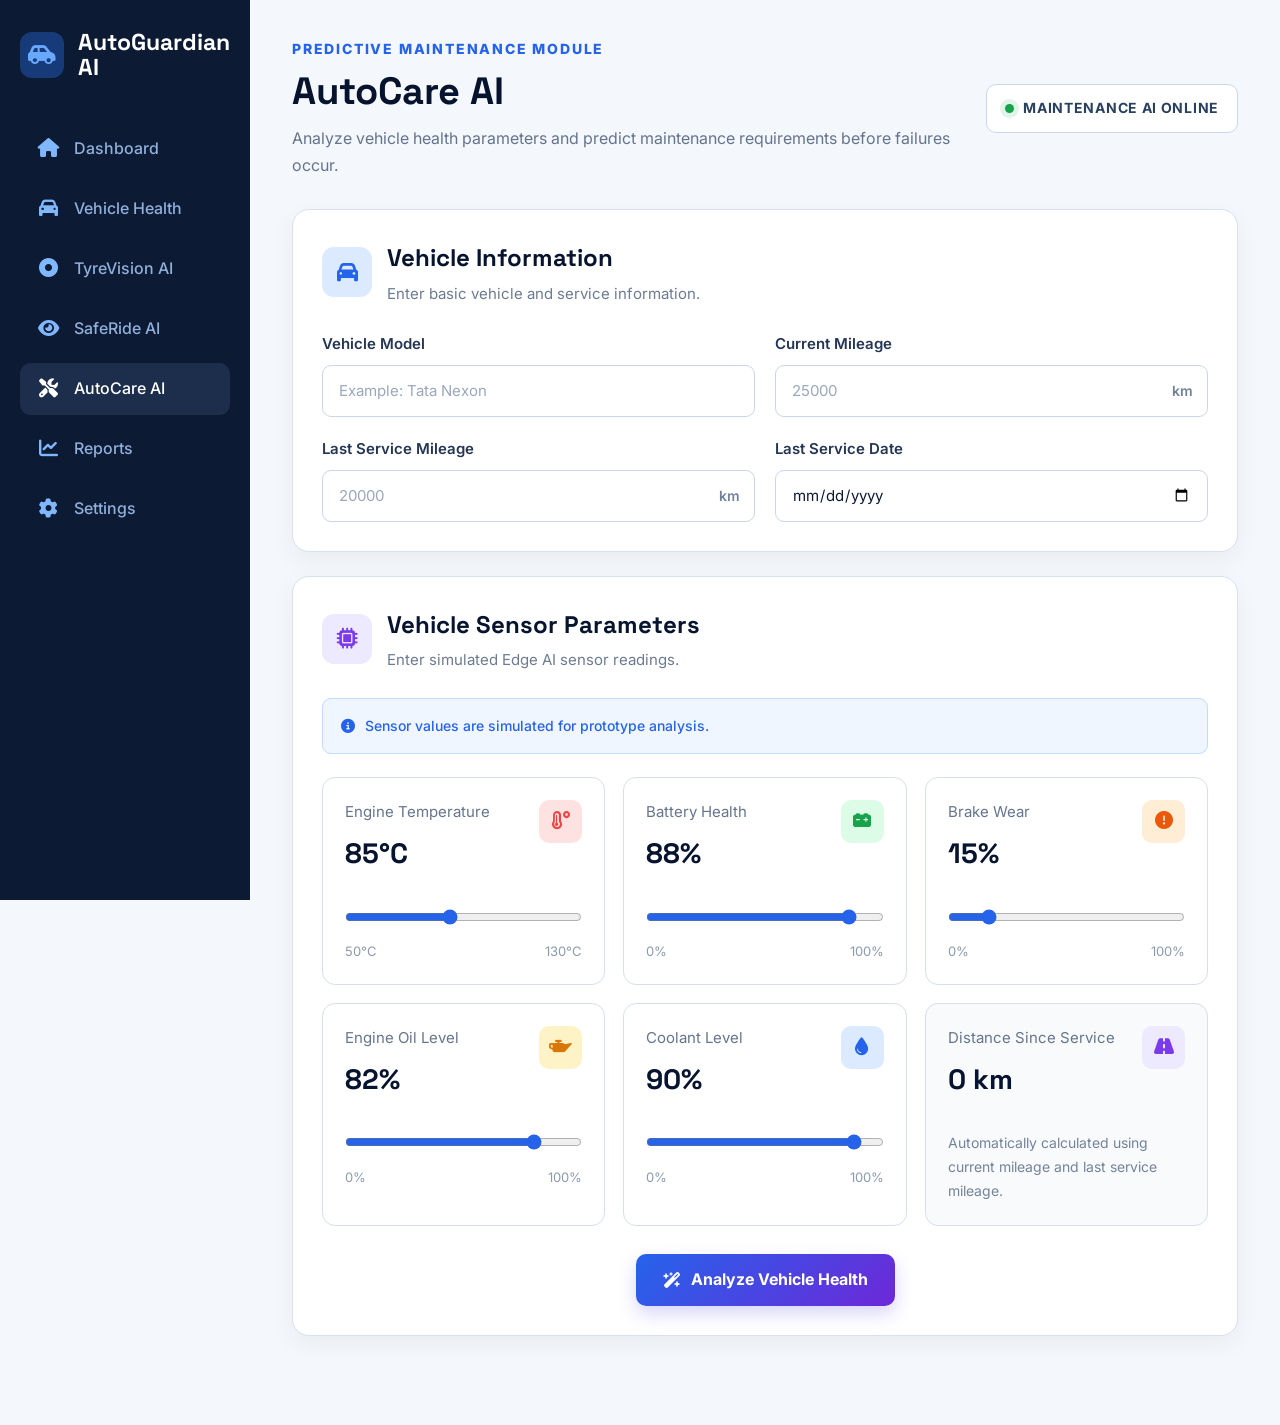
<file: autocare.html>
<!DOCTYPE html>
<html lang="en">

<head>

    <meta charset="UTF-8">

    <meta
        name="viewport"
        content="width=device-width, initial-scale=1.0"
    >

    <title>AutoCare AI | AutoGuardian AI</title>

    <link
        rel="stylesheet"
        href="css/autocare.css"
    >

    <link
        rel="stylesheet"
        href="https://cdnjs.cloudflare.com/ajax/libs/font-awesome/6.5.2/css/all.min.css"
    >

</head>

<body>


<div class="app-layout">


    <!-- =========================================================
         SIDEBAR
    ========================================================== -->

    <aside class="sidebar">


        <div class="brand">

            <div class="brand-icon">

                <i class="fa-solid fa-car-side"></i>

            </div>


            <div class="brand-text">

                <span>AutoGuardian</span>

                <span>AI</span>

            </div>

        </div>



        <nav class="sidebar-nav">


            <a
                href="dashboard.html"
                class="nav-item"
            >

                <i class="fa-solid fa-house"></i>

                <span>Dashboard</span>

            </a>



            <a
                href="vehicle.html"
                class="nav-item"
            >

                <i class="fa-solid fa-car"></i>

                <span>Vehicle Health</span>

            </a>



            <a
                href="tyrevision.html"
                class="nav-item"
            >

                <i class="fa-solid fa-circle-dot"></i>

                <span>TyreVision AI</span>

            </a>



            <a
                href="saferide.html"
                class="nav-item"
            >

                <i class="fa-solid fa-eye"></i>

                <span>SafeRide AI</span>

            </a>



            <a
                href="autocare.html"
                class="nav-item active"
            >

                <i class="fa-solid fa-screwdriver-wrench"></i>

                <span>AutoCare AI</span>

            </a>



            <a
                href="reports.html"
                class="nav-item"
            >

                <i class="fa-solid fa-chart-line"></i>

                <span>Reports</span>

            </a>



            <a
                href="settings.html"
                class="nav-item"
            >

                <i class="fa-solid fa-gear"></i>

                <span>Settings</span>

            </a>


        </nav>


    </aside>



    <!-- =========================================================
         MAIN CONTENT
    ========================================================== -->

    <main class="main-content">


        <!-- PAGE HEADER -->

        <header class="page-header">


            <div>

                <p class="module-label">
                    PREDICTIVE MAINTENANCE MODULE
                </p>


                <h1>
                    AutoCare AI
                </h1>


                <p class="page-description">

                    Analyze vehicle health parameters and predict
                    maintenance requirements before failures occur.

                </p>

            </div>



            <div class="ai-status">

                <span class="status-dot"></span>

                MAINTENANCE AI ONLINE

            </div>


        </header>



        <!-- =====================================================
             VEHICLE INFORMATION
        ====================================================== -->

        <section class="content-card">


            <div class="section-heading">


                <div class="heading-icon vehicle-icon">

                    <i class="fa-solid fa-car"></i>

                </div>



                <div>

                    <h2>
                        Vehicle Information
                    </h2>


                    <p>
                        Enter basic vehicle and service information.
                    </p>

                </div>


            </div>



            <div class="form-grid">


                <div class="form-group">

                    <label for="vehicleModel">
                        Vehicle Model
                    </label>


                    <input
                        type="text"
                        id="vehicleModel"
                        placeholder="Example: Tata Nexon"
                    >

                </div>



                <div class="form-group">

                    <label for="currentMileage">
                        Current Mileage
                    </label>


                    <div class="input-unit">

                        <input
                            type="number"
                            id="currentMileage"
                            min="0"
                            placeholder="25000"
                        >

                        <span>km</span>

                    </div>

                </div>



                <div class="form-group">

                    <label for="lastServiceMileage">
                        Last Service Mileage
                    </label>


                    <div class="input-unit">

                        <input
                            type="number"
                            id="lastServiceMileage"
                            min="0"
                            placeholder="20000"
                        >

                        <span>km</span>

                    </div>

                </div>



                <div class="form-group">

                    <label for="lastServiceDate">
                        Last Service Date
                    </label>


                    <input
                        type="date"
                        id="lastServiceDate"
                    >

                </div>


            </div>


        </section>



        <!-- =====================================================
             SENSOR PARAMETERS
        ====================================================== -->

        <section class="content-card">


            <div class="section-heading">


                <div class="heading-icon sensor-icon">

                    <i class="fa-solid fa-microchip"></i>

                </div>



                <div>

                    <h2>
                        Vehicle Sensor Parameters
                    </h2>


                    <p>
                        Enter simulated Edge AI sensor readings.
                    </p>

                </div>


            </div>



            <div class="simulation-note">

                <i class="fa-solid fa-circle-info"></i>

                Sensor values are simulated for prototype analysis.

            </div>



            <div class="sensor-grid">


                <!-- ENGINE TEMPERATURE -->

                <article class="sensor-card">


                    <div class="sensor-header">

                        <div>

                            <p>
                                Engine Temperature
                            </p>


                            <strong id="engineTemperatureValue">
                                85°C
                            </strong>

                        </div>


                        <div class="sensor-icon-small temperature">

                            <i class="fa-solid fa-temperature-high"></i>

                        </div>

                    </div>



                    <input
                        type="range"
                        id="engineTemperature"
                        min="50"
                        max="130"
                        value="85"
                    >


                    <div class="range-values">

                        <span>50°C</span>

                        <span>130°C</span>

                    </div>


                </article>



                <!-- BATTERY HEALTH -->

                <article class="sensor-card">


                    <div class="sensor-header">

                        <div>

                            <p>
                                Battery Health
                            </p>


                            <strong id="batteryHealthValue">
                                88%
                            </strong>

                        </div>


                        <div class="sensor-icon-small battery">

                            <i class="fa-solid fa-car-battery"></i>

                        </div>

                    </div>



                    <input
                        type="range"
                        id="batteryHealth"
                        min="0"
                        max="100"
                        value="88"
                    >


                    <div class="range-values">

                        <span>0%</span>

                        <span>100%</span>

                    </div>


                </article>



                <!-- BRAKE WEAR -->

                <article class="sensor-card">


                    <div class="sensor-header">

                        <div>

                            <p>
                                Brake Wear
                            </p>


                            <strong id="brakeWearValue">
                                15%
                            </strong>

                        </div>


                        <div class="sensor-icon-small brake">

                            <i class="fa-solid fa-circle-exclamation"></i>

                        </div>

                    </div>



                    <input
                        type="range"
                        id="brakeWear"
                        min="0"
                        max="100"
                        value="15"
                    >


                    <div class="range-values">

                        <span>0%</span>

                        <span>100%</span>

                    </div>


                </article>



                <!-- ENGINE OIL -->

                <article class="sensor-card">


                    <div class="sensor-header">

                        <div>

                            <p>
                                Engine Oil Level
                            </p>


                            <strong id="oilLevelValue">
                                82%
                            </strong>

                        </div>


                        <div class="sensor-icon-small oil">

                            <i class="fa-solid fa-oil-can"></i>

                        </div>

                    </div>



                    <input
                        type="range"
                        id="oilLevel"
                        min="0"
                        max="100"
                        value="82"
                    >


                    <div class="range-values">

                        <span>0%</span>

                        <span>100%</span>

                    </div>


                </article>



                <!-- COOLANT LEVEL -->

                <article class="sensor-card">


                    <div class="sensor-header">

                        <div>

                            <p>
                                Coolant Level
                            </p>


                            <strong id="coolantLevelValue">
                                90%
                            </strong>

                        </div>


                        <div class="sensor-icon-small coolant">

                            <i class="fa-solid fa-droplet"></i>

                        </div>

                    </div>



                    <input
                        type="range"
                        id="coolantLevel"
                        min="0"
                        max="100"
                        value="90"
                    >


                    <div class="range-values">

                        <span>0%</span>

                        <span>100%</span>

                    </div>


                </article>



                <!-- SERVICE DISTANCE -->

                <article class="sensor-card service-distance-card">


                    <div class="sensor-header">

                        <div>

                            <p>
                                Distance Since Service
                            </p>


                            <strong id="serviceDistanceValue">
                                0 km
                            </strong>

                        </div>


                        <div class="sensor-icon-small service">

                            <i class="fa-solid fa-road"></i>

                        </div>

                    </div>



                    <p class="sensor-description">

                        Automatically calculated using current mileage
                        and last service mileage.

                    </p>


                </article>


            </div>



            <!-- ANALYZE BUTTON -->

            <div class="analyze-wrapper">


                <button
                    type="button"
                    class="analyze-btn"
                    id="analyzeVehicleBtn"
                >

                    <i class="fa-solid fa-wand-magic-sparkles"></i>

                    Analyze Vehicle Health

                </button>


            </div>


        </section>



        <!-- =====================================================
             ANALYSIS LOADING
        ====================================================== -->

        <section
            class="analysis-card hidden"
            id="analysisSection"
        >


            <div class="loader"></div>


            <h2>
                Analyzing Vehicle Health
            </h2>


            <p id="analysisStatus">
                Reading vehicle parameters
            </p>



            <div class="progress-container">


                <div class="progress-track">

                    <div
                        class="progress-bar"
                        id="analysisProgress"
                    ></div>

                </div>


                <strong id="progressValue">
                    0%
                </strong>


            </div>


        </section>



        <!-- =====================================================
             RESULT SECTION
        ====================================================== -->

        <section
            class="result-section hidden"
            id="resultSection"
        >


            <!-- RESULT SUMMARY -->

            <div
                class="result-summary"
                id="resultSummary"
            >


                <div
                    class="score-circle"
                    id="scoreCircle"
                >


                    <div class="score-inner">

                        <span id="vehicleHealthScore">
                            --
                        </span>


                        <small>
                            /100
                        </small>

                    </div>


                </div>



                <div class="result-content">


                    <p class="result-label">
                        AUTOCARE AI RESULT
                    </p>


                    <h2 id="vehicleStatus">
                        Vehicle Health Result
                    </h2>


                    <p id="vehicleMessage">
                        Vehicle analysis completed.
                    </p>


                    <span
                        class="risk-badge"
                        id="riskBadge"
                    >

                        Maintenance Risk: --

                    </span>


                </div>


            </div>



            <!-- COMPONENT STATUS -->

            <div class="result-grid">


                <article class="result-card">

                    <div class="result-icon engine-result">

                        <i class="fa-solid fa-temperature-high"></i>

                    </div>


                    <p>
                        Engine Status
                    </p>


                    <h3 id="engineStatus">
                        --
                    </h3>

                </article>



                <article class="result-card">

                    <div class="result-icon battery-result">

                        <i class="fa-solid fa-car-battery"></i>

                    </div>


                    <p>
                        Battery Status
                    </p>


                    <h3 id="batteryStatus">
                        --
                    </h3>

                </article>



                <article class="result-card">

                    <div class="result-icon brake-result">

                        <i class="fa-solid fa-circle-exclamation"></i>

                    </div>


                    <p>
                        Brake Condition
                    </p>


                    <h3 id="brakeStatus">
                        --
                    </h3>

                </article>



                <article class="result-card">

                    <div class="result-icon maintenance-result">

                        <i class="fa-solid fa-screwdriver-wrench"></i>

                    </div>


                    <p>
                        Recommended Action
                    </p>


                    <h3 id="recommendedAction">
                        --
                    </h3>

                </article>


            </div>



            <!-- MAINTENANCE RECOMMENDATION -->

            <div
                class="recommendation-card"
                id="recommendationCard"
            >


                <div class="recommendation-icon">

                    <i class="fa-solid fa-shield-halved"></i>

                </div>



                <div>


                    <p class="recommendation-label">
                        PREDICTIVE MAINTENANCE RECOMMENDATION
                    </p>


                    <h3 id="recommendationTitle">
                        --
                    </h3>


                    <p id="recommendationText">
                        --
                    </p>


                    <strong id="nextServicePrediction">
                        --
                    </strong>


                </div>


            </div>



            <!-- COMPONENT HEALTH DETAILS -->

            <div class="component-health-card">


                <div class="component-health-heading">


                    <div>

                        <h2>
                            Component Health Analysis
                        </h2>


                        <p>
                            AI-based maintenance parameter assessment.
                        </p>

                    </div>


                    <i class="fa-solid fa-chart-simple"></i>


                </div>



                <div class="health-bars">


                    <div class="health-item">


                        <div class="health-label">

                            <span>
                                Engine Health
                            </span>


                            <strong id="engineHealthPercent">
                                --%
                            </strong>

                        </div>


                        <div class="health-track">

                            <div
                                class="health-fill"
                                id="engineHealthBar"
                            ></div>

                        </div>


                    </div>



                    <div class="health-item">


                        <div class="health-label">

                            <span>
                                Battery Health
                            </span>


                            <strong id="batteryHealthPercent">
                                --%
                            </strong>

                        </div>


                        <div class="health-track">

                            <div
                                class="health-fill"
                                id="batteryHealthBar"
                            ></div>

                        </div>


                    </div>



                    <div class="health-item">


                        <div class="health-label">

                            <span>
                                Brake Health
                            </span>


                            <strong id="brakeHealthPercent">
                                --%
                            </strong>

                        </div>


                        <div class="health-track">

                            <div
                                class="health-fill"
                                id="brakeHealthBar"
                            ></div>

                        </div>


                    </div>



                    <div class="health-item">


                        <div class="health-label">

                            <span>
                                Fluid Health
                            </span>


                            <strong id="fluidHealthPercent">
                                --%
                            </strong>

                        </div>


                        <div class="health-track">

                            <div
                                class="health-fill"
                                id="fluidHealthBar"
                            ></div>

                        </div>


                    </div>


                </div>


            </div>



            <!-- ANALYZE AGAIN -->

            <div class="another-wrapper">


                <button
                    type="button"
                    class="analyze-btn"
                    id="analyzeAgainBtn"
                >

                    <i class="fa-solid fa-arrows-rotate"></i>

                    Analyze Again

                </button>


            </div>


        </section>


    </main>


</div>


<script src="js/autocare.js"></script>


</body>

</html>
</file>
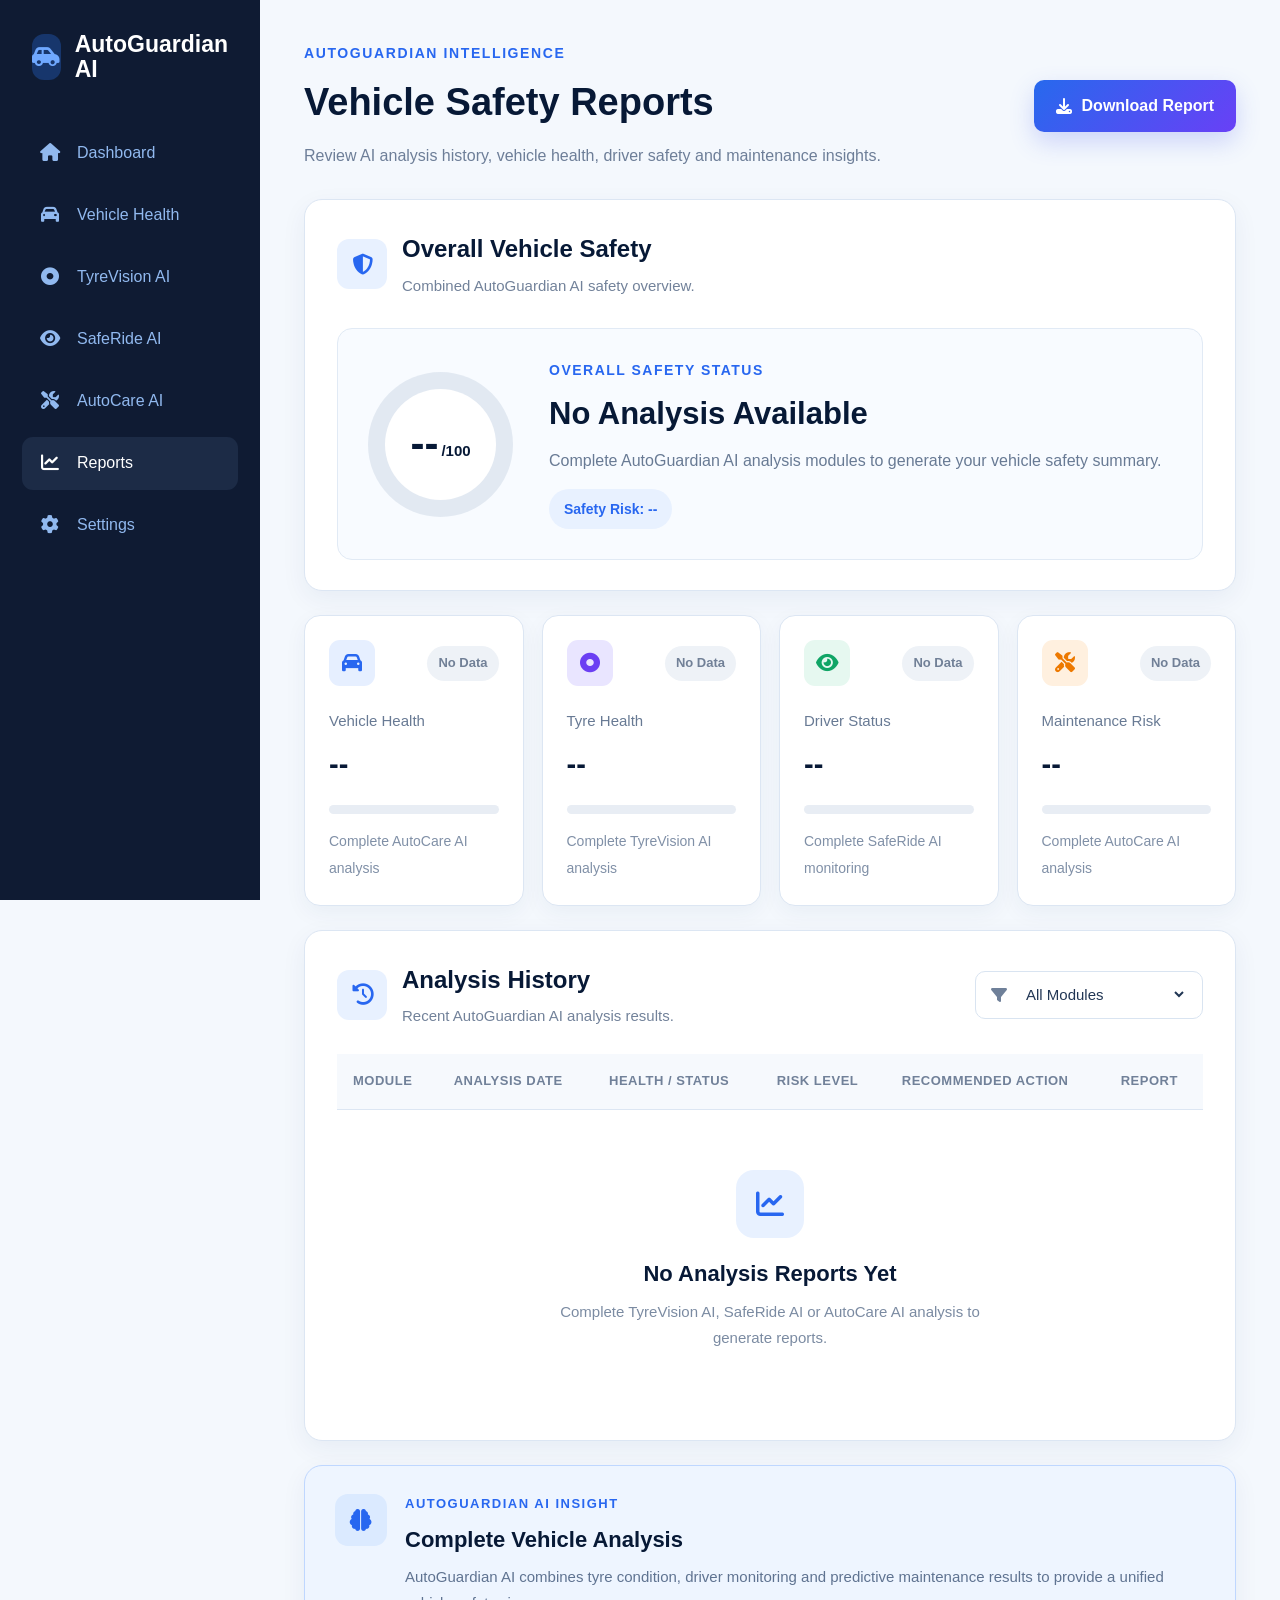
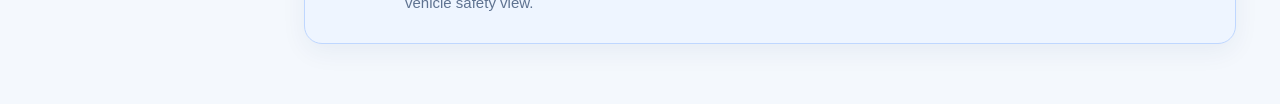
<file: reports.html>
<!DOCTYPE html>
<html lang="en">

<head>

    <meta charset="UTF-8">

    <meta
        name="viewport"
        content="width=device-width, initial-scale=1.0"
    >

    <title>Reports | AutoGuardian AI</title>

    <link
        rel="stylesheet"
        href="css/reports.css"
    >

    <link
        rel="stylesheet"
        href="https://cdnjs.cloudflare.com/ajax/libs/font-awesome/6.5.2/css/all.min.css"
    >

</head>


<body>


<div class="app-layout">


    <!-- =====================================================
         SIDEBAR
         ===================================================== -->

    <aside class="sidebar">


        <!-- BRAND -->

        <div class="sidebar-brand">

            <div class="brand-icon">

                <i class="fa-solid fa-car-side"></i>

            </div>


            <div class="brand-name">

                AutoGuardian

                <span>AI</span>

            </div>

        </div>



        <!-- NAVIGATION -->

        <nav class="sidebar-nav">


            <a
                href="dashboard.html"
                class="nav-item"
            >

                <i class="fa-solid fa-house"></i>

                <span>Dashboard</span>

            </a>


            <a
                href="vehicle.html"
                class="nav-item"
            >

                <i class="fa-solid fa-car"></i>

                <span>Vehicle Health</span>

            </a>


            <a
                href="tyrevision.html"
                class="nav-item"
            >

                <i class="fa-solid fa-circle-dot"></i>

                <span>TyreVision AI</span>

            </a>


            <a
                href="saferide.html"
                class="nav-item"
            >

                <i class="fa-solid fa-eye"></i>

                <span>SafeRide AI</span>

            </a>


            <a
                href="autocare.html"
                class="nav-item"
            >

                <i class="fa-solid fa-screwdriver-wrench"></i>

                <span>AutoCare AI</span>

            </a>


            <a
                href="reports.html"
                class="nav-item active"
            >

                <i class="fa-solid fa-chart-line"></i>

                <span>Reports</span>

            </a>


            <a
                href="settings.html"
                class="nav-item"
            >

                <i class="fa-solid fa-gear"></i>

                <span>Settings</span>

            </a>


        </nav>


    </aside>



    <!-- =====================================================
         MAIN CONTENT
         ===================================================== -->

    <main class="main-content">


        <!-- =================================================
             PAGE HEADER
             ================================================= -->

        <header class="page-header">


            <div>

                <p class="module-label">

                    AUTOGUARDIAN INTELLIGENCE

                </p>


                <h1>

                    Vehicle Safety Reports

                </h1>


                <p class="page-description">

                    Review AI analysis history, vehicle health,
                    driver safety and maintenance insights.

                </p>

            </div>



            <button
                type="button"
                class="download-report-btn"
                id="downloadReportBtn"
            >

                <i class="fa-solid fa-download"></i>

                Download Report

            </button>


        </header>



        <!-- =================================================
             OVERALL SAFETY SUMMARY
             ================================================= -->

        <section class="summary-card">


            <div class="summary-heading">


                <div class="section-icon">

                    <i class="fa-solid fa-shield-halved"></i>

                </div>


                <div>

                    <h2>

                        Overall Vehicle Safety

                    </h2>


                    <p>

                        Combined AutoGuardian AI safety overview.

                    </p>

                </div>


            </div>



            <div class="overall-summary">


                <!-- SCORE -->

                <div
                    class="overall-score-circle"
                    id="overallScoreCircle"
                >

                    <div class="score-inner">

                        <span id="overallScore">

                            --

                        </span>


                        <small>

                            /100

                        </small>

                    </div>

                </div>



                <!-- STATUS -->

                <div class="overall-status-content">


                    <p class="result-label">

                        OVERALL SAFETY STATUS

                    </p>


                    <h2 id="overallStatus">

                        No Analysis Available

                    </h2>


                    <p id="overallMessage">

                        Complete AutoGuardian AI analysis modules
                        to generate your vehicle safety summary.

                    </p>


                    <span
                        class="overall-risk-badge"
                        id="overallRiskBadge"
                    >

                        Safety Risk: --

                    </span>


                </div>


            </div>


        </section>



        <!-- =================================================
             MODULE HEALTH CARDS
             ================================================= -->

        <section class="module-summary-grid">


            <!-- VEHICLE HEALTH -->

            <article class="module-summary-card">


                <div class="module-card-header">


                    <div class="module-icon vehicle-icon">

                        <i class="fa-solid fa-car"></i>

                    </div>


                    <span
                        class="module-status-badge"
                        id="vehicleModuleBadge"
                    >

                        No Data

                    </span>


                </div>


                <p class="module-card-label">

                    Vehicle Health

                </p>


                <h3 id="vehicleHealthValue">

                    --

                </h3>


                <div class="module-progress-track">

                    <div
                        class="module-progress-bar"
                        id="vehicleHealthBar"
                    ></div>

                </div>


                <small id="vehicleHealthText">

                    Complete AutoCare AI analysis

                </small>


            </article>



            <!-- TYRE HEALTH -->

            <article class="module-summary-card">


                <div class="module-card-header">


                    <div class="module-icon tyre-icon">

                        <i class="fa-solid fa-circle-dot"></i>

                    </div>


                    <span
                        class="module-status-badge"
                        id="tyreModuleBadge"
                    >

                        No Data

                    </span>


                </div>


                <p class="module-card-label">

                    Tyre Health

                </p>


                <h3 id="tyreHealthValue">

                    --

                </h3>


                <div class="module-progress-track">

                    <div
                        class="module-progress-bar"
                        id="tyreHealthBar"
                    ></div>

                </div>


                <small id="tyreHealthText">

                    Complete TyreVision AI analysis

                </small>


            </article>



            <!-- DRIVER STATUS -->

            <article class="module-summary-card">


                <div class="module-card-header">


                    <div class="module-icon driver-icon">

                        <i class="fa-solid fa-eye"></i>

                    </div>


                    <span
                        class="module-status-badge"
                        id="driverModuleBadge"
                    >

                        No Data

                    </span>


                </div>


                <p class="module-card-label">

                    Driver Status

                </p>


                <h3 id="driverStatusValue">

                    --

                </h3>


                <div class="module-progress-track">

                    <div
                        class="module-progress-bar"
                        id="driverStatusBar"
                    ></div>

                </div>


                <small id="driverStatusText">

                    Complete SafeRide AI monitoring

                </small>


            </article>



            <!-- MAINTENANCE -->

            <article class="module-summary-card">


                <div class="module-card-header">


                    <div class="module-icon maintenance-icon">

                        <i class="fa-solid fa-screwdriver-wrench"></i>

                    </div>


                    <span
                        class="module-status-badge"
                        id="maintenanceModuleBadge"
                    >

                        No Data

                    </span>


                </div>


                <p class="module-card-label">

                    Maintenance Risk

                </p>


                <h3 id="maintenanceRiskValue">

                    --

                </h3>


                <div class="module-progress-track">

                    <div
                        class="module-progress-bar"
                        id="maintenanceRiskBar"
                    ></div>

                </div>


                <small id="maintenanceRiskText">

                    Complete AutoCare AI analysis

                </small>


            </article>


        </section>



        <!-- =================================================
             REPORT HISTORY
             ================================================= -->

        <section class="reports-card">


            <!-- REPORT HEADER -->

            <div class="reports-card-header">


                <div class="reports-heading">


                    <div class="section-icon">

                        <i class="fa-solid fa-clock-rotate-left"></i>

                    </div>


                    <div>

                        <h2>

                            Analysis History

                        </h2>


                        <p>

                            Recent AutoGuardian AI analysis results.

                        </p>

                    </div>


                </div>



                <!-- FILTER -->

                <div class="report-filter-wrapper">


                    <i class="fa-solid fa-filter"></i>


                    <select
                        id="moduleFilter"
                        class="module-filter"
                    >

                        <option value="all">

                            All Modules

                        </option>


                        <option value="TyreVision AI">

                            TyreVision AI

                        </option>


                        <option value="SafeRide AI">

                            SafeRide AI

                        </option>


                        <option value="AutoCare AI">

                            AutoCare AI

                        </option>


                    </select>


                </div>


            </div>



            <!-- REPORT TABLE -->

            <div class="report-table-wrapper">


                <table class="report-table">


                    <thead>


                        <tr>

                            <th>

                                Module

                            </th>


                            <th>

                                Analysis Date

                            </th>


                            <th>

                                Health / Status

                            </th>


                            <th>

                                Risk Level

                            </th>


                            <th>

                                Recommended Action

                            </th>


                            <th>

                                Report

                            </th>

                        </tr>


                    </thead>



                    <tbody id="reportTableBody">


                        <!--
                            Reports are dynamically inserted
                            by reports.js.
                        -->


                    </tbody>


                </table>



                <!-- EMPTY STATE -->

                <div
                    class="empty-report-state"
                    id="emptyReportState"
                >


                    <div class="empty-icon">

                        <i class="fa-solid fa-chart-line"></i>

                    </div>


                    <h3>

                        No Analysis Reports Yet

                    </h3>


                    <p>

                        Complete TyreVision AI, SafeRide AI or
                        AutoCare AI analysis to generate reports.

                    </p>


                </div>


            </div>


        </section>



        <!-- =================================================
             AI SAFETY INSIGHT
             ================================================= -->

        <section
            class="safety-insight-card"
            id="safetyInsightCard"
        >


            <div class="insight-icon">

                <i class="fa-solid fa-brain"></i>

            </div>


            <div>


                <p class="insight-label">

                    AUTOGUARDIAN AI INSIGHT

                </p>


                <h3 id="safetyInsightTitle">

                    Complete Vehicle Analysis

                </h3>


                <p id="safetyInsightText">

                    AutoGuardian AI combines tyre condition,
                    driver monitoring and predictive maintenance
                    results to provide a unified vehicle safety view.

                </p>


            </div>


        </section>


    </main>


</div>



<script src="js/reports.js?v=final2"></script>


</body>

</html>
</file>
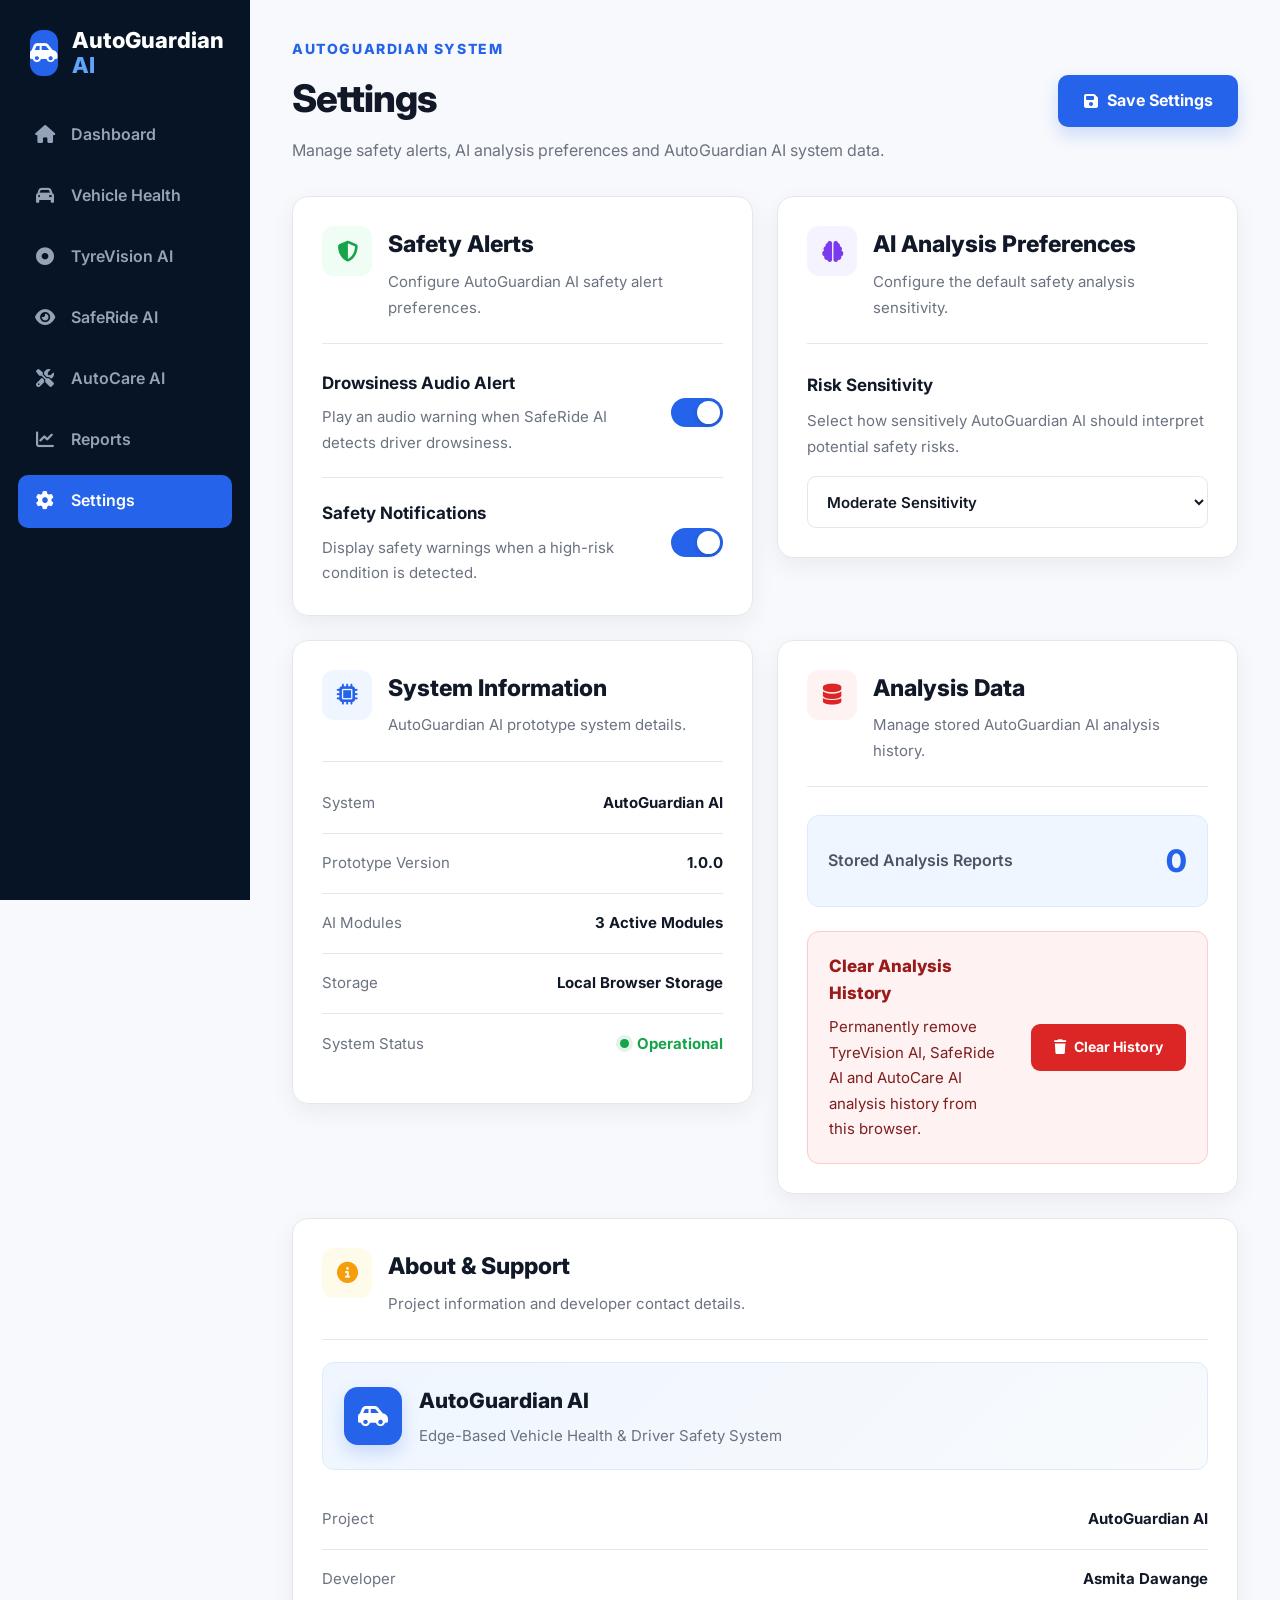
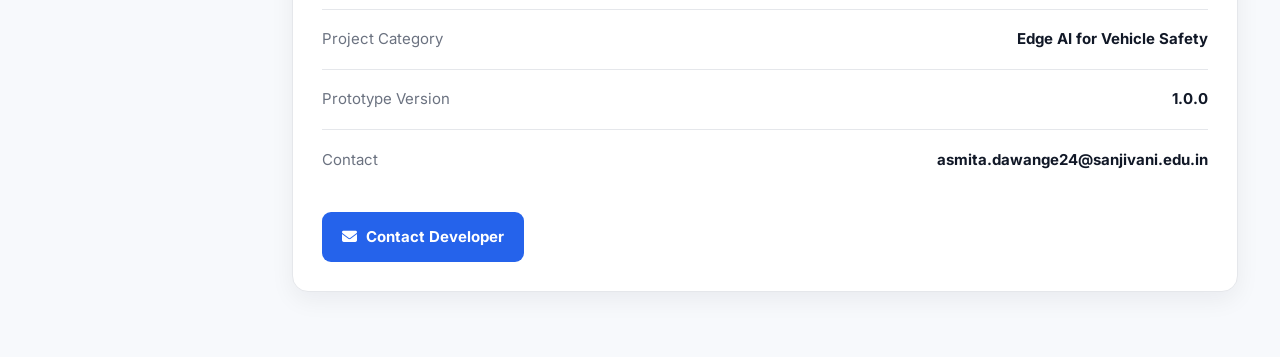
<file: settings.html>
<!DOCTYPE html>
<html lang="en">

<head>

    <meta charset="UTF-8">

    <meta
        name="viewport"
        content="width=device-width, initial-scale=1.0"
    >

    <title>Settings | AutoGuardian AI</title>


    <!-- FONT AWESOME -->

    <link
        rel="stylesheet"
        href="https://cdnjs.cloudflare.com/ajax/libs/font-awesome/6.5.1/css/all.min.css"
    >


    <!-- GOOGLE FONTS -->

    <link
        rel="preconnect"
        href="https://fonts.googleapis.com"
    >

    <link
        rel="preconnect"
        href="https://fonts.gstatic.com"
        crossorigin
    >

    <link
        href="https://fonts.googleapis.com/css2?family=Inter:wght@400;500;600;700;800&display=swap"
        rel="stylesheet"
    >


    <!-- SETTINGS CSS -->

    <link
        rel="stylesheet"
        href="css/settings.css"
    >

</head>


<body>


    <!-- =====================================================
         SIDEBAR
         ===================================================== -->

    <aside class="sidebar">


        <!-- LOGO -->

        <div class="logo">

            <div class="logo-icon">

                <i class="fa-solid fa-car-side"></i>

            </div>


            <div class="logo-text">

                <span>AutoGuardian</span>

                <span>AI</span>

            </div>

        </div>



        <!-- NAVIGATION -->

        <nav class="sidebar-nav">


            <a href="index.html">

                <i class="fa-solid fa-house"></i>

                <span>Dashboard</span>

            </a>


            <a href="vehicle-health.html">

                <i class="fa-solid fa-car"></i>

                <span>Vehicle Health</span>

            </a>


            <a href="tyrevision.html">

                <i class="fa-solid fa-circle-dot"></i>

                <span>TyreVision AI</span>

            </a>


            <a href="saferide.html">

                <i class="fa-solid fa-eye"></i>

                <span>SafeRide AI</span>

            </a>


            <a href="autocare.html">

                <i class="fa-solid fa-screwdriver-wrench"></i>

                <span>AutoCare AI</span>

            </a>


            <a href="reports.html">

                <i class="fa-solid fa-chart-line"></i>

                <span>Reports</span>

            </a>


            <a
                href="settings.html"
                class="active"
            >

                <i class="fa-solid fa-gear"></i>

                <span>Settings</span>

            </a>


        </nav>


    </aside>



    <!-- =====================================================
         MAIN CONTENT
         ===================================================== -->

    <main class="main-content">


        <!-- =================================================
             PAGE HEADER
             ================================================= -->

        <header class="page-header">


            <div>

                <p class="page-eyebrow">

                    AUTOGUARDIAN SYSTEM

                </p>


                <h1>

                    Settings

                </h1>


                <p class="page-description">

                    Manage safety alerts, AI analysis preferences
                    and AutoGuardian AI system data.

                </p>

            </div>


            <button
                type="button"
                class="save-settings-btn"
                id="saveSettingsBtn"
            >

                <i class="fa-solid fa-floppy-disk"></i>

                Save Settings

            </button>


        </header>



        <!-- =================================================
             SETTINGS GRID
             ================================================= -->

        <section class="settings-grid">



            <!-- =================================================
                 SAFETY ALERT SETTINGS
                 ================================================= -->

            <article class="settings-card">


                <div class="settings-card-header">


                    <div class="settings-icon safety-icon">

                        <i class="fa-solid fa-shield-halved"></i>

                    </div>


                    <div>

                        <h2>

                            Safety Alerts

                        </h2>


                        <p>

                            Configure AutoGuardian AI safety
                            alert preferences.

                        </p>

                    </div>


                </div>



                <!-- DROWSINESS AUDIO ALERT -->

                <div class="setting-row">


                    <div class="setting-info">


                        <h3>

                            Drowsiness Audio Alert

                        </h3>


                        <p>

                            Play an audio warning when SafeRide AI
                            detects driver drowsiness.

                        </p>


                    </div>


                    <label class="toggle-switch">


                        <input
                            type="checkbox"
                            id="audioAlertToggle"
                            checked
                        >


                        <span class="toggle-slider"></span>


                    </label>


                </div>



                <!-- SAFETY NOTIFICATIONS -->

                <div class="setting-row">


                    <div class="setting-info">


                        <h3>

                            Safety Notifications

                        </h3>


                        <p>

                            Display safety warnings when a high-risk
                            condition is detected.

                        </p>


                    </div>


                    <label class="toggle-switch">


                        <input
                            type="checkbox"
                            id="notificationToggle"
                            checked
                        >


                        <span class="toggle-slider"></span>


                    </label>


                </div>


            </article>



            <!-- =================================================
                 AI ANALYSIS PREFERENCES
                 ================================================= -->

            <article class="settings-card">


                <div class="settings-card-header">


                    <div class="settings-icon ai-icon">

                        <i class="fa-solid fa-brain"></i>

                    </div>


                    <div>

                        <h2>

                            AI Analysis Preferences

                        </h2>


                        <p>

                            Configure the default safety analysis
                            sensitivity.

                        </p>

                    </div>


                </div>



                <div class="setting-block">


                    <label
                        class="setting-label"
                        for="riskSensitivity"
                    >

                        Risk Sensitivity

                    </label>


                    <p class="setting-help-text">

                        Select how sensitively AutoGuardian AI
                        should interpret potential safety risks.

                    </p>


                    <select
                        id="riskSensitivity"
                        class="settings-select"
                    >


                        <option value="low">

                            Low Sensitivity

                        </option>


                        <option
                            value="moderate"
                            selected
                        >

                            Moderate Sensitivity

                        </option>


                        <option value="high">

                            High Sensitivity

                        </option>


                    </select>


                </div>


            </article>



            <!-- =================================================
                 SYSTEM INFORMATION
                 ================================================= -->

            <article class="settings-card">


                <div class="settings-card-header">


                    <div class="settings-icon system-icon">

                        <i class="fa-solid fa-microchip"></i>

                    </div>


                    <div>

                        <h2>

                            System Information

                        </h2>


                        <p>

                            AutoGuardian AI prototype system
                            details.

                        </p>

                    </div>


                </div>



                <div class="system-info-list">


                    <div class="system-info-row">

                        <span>

                            System

                        </span>


                        <strong>

                            AutoGuardian AI

                        </strong>

                    </div>



                    <div class="system-info-row">

                        <span>

                            Prototype Version

                        </span>


                        <strong>

                            1.0.0

                        </strong>

                    </div>



                    <div class="system-info-row">

                        <span>

                            AI Modules

                        </span>


                        <strong>

                            3 Active Modules

                        </strong>

                    </div>



                    <div class="system-info-row">

                        <span>

                            Storage

                        </span>


                        <strong>

                            Local Browser Storage

                        </strong>

                    </div>



                    <div class="system-info-row">

                        <span>

                            System Status

                        </span>


                        <strong class="system-active">

                            <span class="status-dot"></span>

                            Operational

                        </strong>

                    </div>


                </div>


            </article>



            <!-- =================================================
                 ANALYSIS DATA
                 ================================================= -->

            <article class="settings-card danger-card">


                <div class="settings-card-header">


                    <div class="settings-icon data-icon">

                        <i class="fa-solid fa-database"></i>

                    </div>


                    <div>

                        <h2>

                            Analysis Data

                        </h2>


                        <p>

                            Manage stored AutoGuardian AI
                            analysis history.

                        </p>

                    </div>


                </div>



                <div class="data-summary">


                    <div>


                        <span>

                            Stored Analysis Reports

                        </span>


                        <strong id="storedReportCount">

                            0

                        </strong>


                    </div>


                </div>



                <div class="danger-zone">


                    <div>


                        <h3>

                            Clear Analysis History

                        </h3>


                        <p>

                            Permanently remove TyreVision AI,
                            SafeRide AI and AutoCare AI analysis
                            history from this browser.

                        </p>


                    </div>


                    <button
                        type="button"
                        class="clear-history-btn"
                        id="clearHistoryBtn"
                    >

                        <i class="fa-solid fa-trash"></i>

                        Clear History

                    </button>


                </div>


            </article>



            <!-- =================================================
                 ABOUT AND SUPPORT
                 ================================================= -->

            <article class="settings-card about-card">


                <div class="settings-card-header">


                    <div class="settings-icon about-icon">

                        <i class="fa-solid fa-circle-info"></i>

                    </div>


                    <div>

                        <h2>

                            About & Support

                        </h2>


                        <p>

                            Project information and developer
                            contact details.

                        </p>

                    </div>


                </div>



                <div class="project-profile">


                    <div class="project-logo">

                        <i class="fa-solid fa-car-side"></i>

                    </div>


                    <div>


                        <h3>

                            AutoGuardian AI

                        </h3>


                        <p>

                            Edge-Based Vehicle Health &
                            Driver Safety System

                        </p>


                    </div>


                </div>



                <div class="system-info-list">


                    <div class="system-info-row">

                        <span>

                            Project

                        </span>


                        <strong>

                            AutoGuardian AI

                        </strong>

                    </div>



                    <div class="system-info-row">

                        <span>

                            Developer

                        </span>


                        <strong>

                            Asmita Dawange

                        </strong>

                    </div>



                    <div class="system-info-row">

                        <span>

                            Project Category

                        </span>


                        <strong>

                            Edge AI for Vehicle Safety

                        </strong>

                    </div>



                    <div class="system-info-row">

                        <span>

                            Prototype Version

                        </span>


                        <strong>

                            1.0.0

                        </strong>

                    </div>



                    <div class="system-info-row">

                        <span>

                            Contact

                        </span>


                        <strong>

                            asmita.dawange24@sanjivani.edu.in

                        </strong>

                    </div>


                </div>



                <a
                    href="mailto:asmita.dawange24@sanjivani.edu.in?subject=AutoGuardian%20AI%20Support"
                    class="contact-support-btn"
                >

                    <i class="fa-solid fa-envelope"></i>

                    Contact Developer

                </a>


            </article>


        </section>



        <!-- =================================================
             SETTINGS STATUS MESSAGE
             ================================================= -->

        <div
            class="settings-message"
            id="settingsMessage"
        >


            <i class="fa-solid fa-circle-check"></i>


            <span id="settingsMessageText">

                Settings saved successfully.

            </span>


        </div>


    </main>



    <!-- =====================================================
         SETTINGS JAVASCRIPT
         ===================================================== -->

    <script src="js/settings.js"></script>


</body>

</html>
</file>
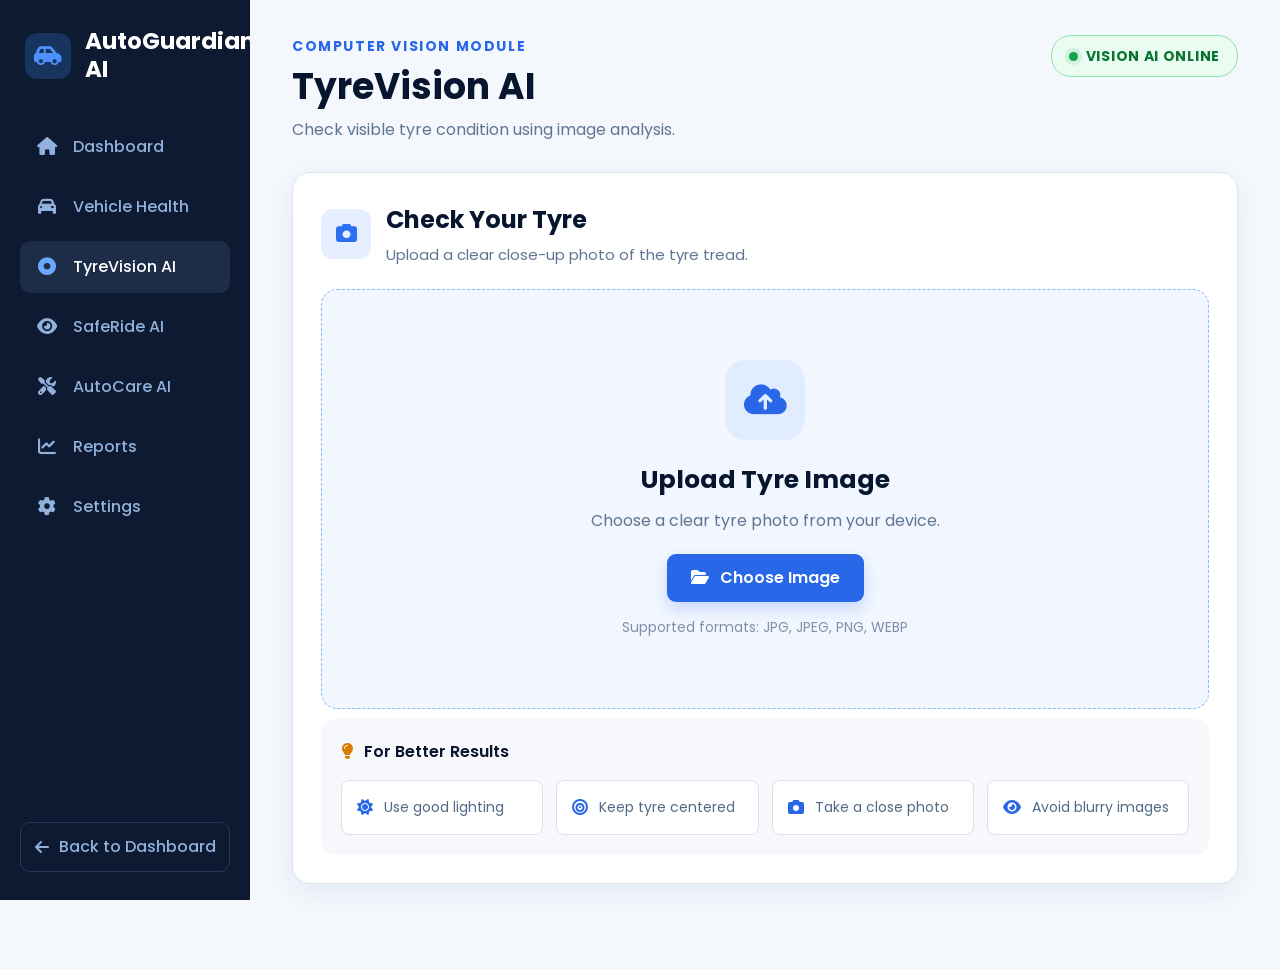
<file: tyrevision.html>
<!DOCTYPE html>
<html lang="en">

<head>

    <meta charset="UTF-8">

    <meta
        name="viewport"
        content="width=device-width, initial-scale=1.0"
    >

    <title>TyreVision AI | AutoGuardian AI</title>

    <link
        rel="stylesheet"
        href="css/tyrevision.css"
    >

    <link
        href="https://fonts.googleapis.com/css2?family=Poppins:wght@300;400;500;600;700&display=swap"
        rel="stylesheet"
    >

    <link
        rel="stylesheet"
        href="https://cdnjs.cloudflare.com/ajax/libs/font-awesome/6.7.2/css/all.min.css"
    >

</head>


<body>


<!-- ===================================================== -->
<!-- SIDEBAR -->
<!-- ===================================================== -->

<aside class="sidebar">


    <div class="logo">


        <div class="logo-icon">

            <i class="fa-solid fa-car-side"></i>

        </div>


        <span>

            AutoGuardian<br>AI

        </span>


    </div>



    <nav class="sidebar-menu">


        <a
            href="dashboard.html"
            class="menu-item"
        >

            <i class="fa-solid fa-house"></i>

            <span>
                Dashboard
            </span>

        </a>



        <a
            href="vehicle.html"
            class="menu-item"
        >

            <i class="fa-solid fa-car"></i>

            <span>
                Vehicle Health
            </span>

        </a>



        <a
            href="tyrevision.html"
            class="menu-item active"
        >

            <i class="fa-solid fa-circle-dot"></i>

            <span>
                TyreVision AI
            </span>

        </a>



        <a
            href="saferide.html"
            class="menu-item"
        >

            <i class="fa-solid fa-eye"></i>

            <span>
                SafeRide AI
            </span>

        </a>



        <a
            href="autocare.html"
            class="menu-item"
        >

            <i class="fa-solid fa-screwdriver-wrench"></i>

            <span>
                AutoCare AI
            </span>

        </a>



        <a
            href="reports.html"
            class="menu-item"
        >

            <i class="fa-solid fa-chart-line"></i>

            <span>
                Reports
            </span>

        </a>



        <a
            href="#"
            class="menu-item"
        >

            <i class="fa-solid fa-gear"></i>

            <span>
                Settings
            </span>

        </a>


    </nav>



    <a
        href="dashboard.html"
        class="back-btn"
    >

        <i class="fa-solid fa-arrow-left"></i>

        Back to Dashboard

    </a>


</aside>



<!-- ===================================================== -->
<!-- MAIN CONTENT -->
<!-- ===================================================== -->

<main class="main-content">


    <div class="tyre-page">


        <!-- ================================================= -->
        <!-- HEADER -->
        <!-- ================================================= -->

        <header class="page-header">


            <div>


                <p class="module-label">

                    COMPUTER VISION MODULE

                </p>


                <h1>

                    TyreVision AI

                </h1>


                <p class="page-description">

                    Check visible tyre condition using image analysis.

                </p>


            </div>



            <div class="vision-status">


                <span class="status-dot"></span>


                VISION AI ONLINE


            </div>


        </header>



        <!-- ================================================= -->
        <!-- UPLOAD CARD -->
        <!-- ================================================= -->

        <section class="main-card">


            <div class="section-heading">


                <div class="heading-icon">

                    <i class="fa-solid fa-camera"></i>

                </div>



                <div>


                    <h2>

                        Check Your Tyre

                    </h2>


                    <p>

                        Upload a clear close-up photo of the tyre tread.

                    </p>


                </div>


            </div>



            <!-- REAL FILE INPUT -->

            <input
                type="file"
                id="tyreImageInput"
                accept="image/jpeg,image/png,image/webp"
                class="file-input"
            >



            <!-- ================================================= -->
            <!-- UPLOAD AREA -->
            <!-- ================================================= -->

            <div
                class="upload-area"
                id="uploadArea"
            >


                <!-- DEFAULT UPLOAD CONTENT -->

                <div
                    class="upload-content"
                    id="uploadContent"
                >


                    <div class="upload-icon">

                        <i class="fa-solid fa-cloud-arrow-up"></i>

                    </div>


                    <h3>

                        Upload Tyre Image

                    </h3>


                    <p>

                        Choose a clear tyre photo from your device.

                    </p>



                    <button
                        type="button"
                        class="choose-image-btn"
                        id="browseBtn"
                    >

                        <i class="fa-solid fa-folder-open"></i>

                        Choose Image

                    </button>



                    <small>

                        Supported formats: JPG, JPEG, PNG, WEBP

                    </small>


                </div>



                <!-- ================================================= -->
                <!-- IMAGE PREVIEW -->
                <!-- ================================================= -->

                <div
                    class="preview-container hidden"
                    id="previewContainer"
                >


                    <img
                        id="tyrePreview"
                        class="tyre-preview"
                        alt="Selected tyre"
                    >



                    <div class="preview-message">


                        <i class="fa-solid fa-circle-check"></i>


                        Image ready for analysis


                    </div>


                </div>


            </div>



            <!-- ================================================= -->
            <!-- IMAGE ACTION BUTTONS -->
            <!-- ================================================= -->

            <div
                class="image-actions hidden"
                id="imageActions"
            >


                <button
                    type="button"
                    class="secondary-btn"
                    id="changeImageBtn"
                >

                    <i class="fa-solid fa-image"></i>

                    Change Image

                </button>



                <button
                    type="button"
                    class="primary-btn"
                    id="analyzeBtn"
                >

                    <i class="fa-solid fa-wand-magic-sparkles"></i>

                    Analyze Tyre

                </button>


            </div>



            <!-- ================================================= -->
            <!-- GUIDELINES -->
            <!-- ================================================= -->

            <div class="guidelines">


                <h3>


                    <i class="fa-solid fa-lightbulb"></i>


                    For Better Results


                </h3>



                <div class="guideline-grid">


                    <div class="guideline-item">


                        <i class="fa-solid fa-sun"></i>


                        <span>

                            Use good lighting

                        </span>


                    </div>



                    <div class="guideline-item">


                        <i class="fa-solid fa-bullseye"></i>


                        <span>

                            Keep tyre centered

                        </span>


                    </div>



                    <div class="guideline-item">


                        <i class="fa-solid fa-camera"></i>


                        <span>

                            Take a close photo

                        </span>


                    </div>



                    <div class="guideline-item">


                        <i class="fa-solid fa-eye"></i>


                        <span>

                            Avoid blurry images

                        </span>


                    </div>


                </div>


            </div>


        </section>



        <!-- ================================================= -->
        <!-- SCANNING SECTION -->
        <!-- ================================================= -->

        <section
            class="scan-card hidden"
            id="scanningSection"
        >


            <div class="loader"></div>


            <h2>

                Checking Your Tyre

            </h2>


            <p id="scanStatus">

                Preparing tyre image

            </p>



            <img
                id="scanImage"
                class="hidden"
                alt=""
            >



            <div class="progress-container">


                <div class="progress-track">


                    <div
                        class="progress-bar"
                        id="scanProgress"
                    ></div>


                </div>



                <strong id="progressValue">

                    0%

                </strong>


            </div>


        </section>



        <!-- ================================================= -->
        <!-- RESULT SECTION -->
        <!-- ================================================= -->

        <section
            class="result-section hidden"
            id="resultSection"
        >



            <!-- ================================================= -->
            <!-- RESULT SUMMARY -->
            <!-- ================================================= -->

            <div class="result-summary">


                <div
                    class="score-circle"
                    id="scoreCircle"
                >


                    <div class="score-inner">


                        <span id="tyreScore">

                            --

                        </span>


                        <small>

                            /100

                        </small>


                    </div>


                </div>



                <div class="result-content">


                    <p class="result-label">

                        TYREVISION AI RESULT

                    </p>


                    <h2 id="tyreStatus">

                        Tyre Analysis Result

                    </h2>


                    <p id="tyreMessage">

                        Tyre analysis completed.

                    </p>



                    <span
                        class="risk-badge"
                        id="riskBadge"
                    >

                        Safety Risk: --

                    </span>


                </div>


            </div>



            <!-- ================================================= -->
            <!-- RESULT CARDS -->
            <!-- ================================================= -->

            <div class="result-grid">



                <!-- TYRE CONDITION -->

                <article class="result-card">


                    <div class="card-icon condition-icon">

                        <i class="fa-solid fa-circle-dot"></i>

                    </div>


                    <p>

                        Tyre Condition

                    </p>


                    <h3 id="wearClassification">

                        --

                    </h3>


                </article>



                <!-- SAFETY RISK -->

                <article class="result-card">


                    <div class="card-icon safety-icon">

                        <i class="fa-solid fa-triangle-exclamation"></i>

                    </div>


                    <p>

                        Safety Risk

                    </p>


                    <h3 id="tyreRisk">

                        --

                    </h3>


                </article>



                <!-- TYRE LIFE -->

                <article class="result-card">


                    <div class="card-icon life-icon">

                        <i class="fa-solid fa-battery-half"></i>

                    </div>


                    <p>

                        Estimated Tyre Life

                    </p>


                    <h3 id="remainingLife">

                        --

                    </h3>


                </article>



                <!-- RECOMMENDED ACTION -->

                <article class="result-card">


                    <div class="card-icon action-icon">

                        <i class="fa-solid fa-screwdriver-wrench"></i>

                    </div>


                    <p>

                        Recommended Action

                    </p>


                    <h3 id="recommendedAction">

                        --

                    </h3>


                </article>


            </div>



            <!-- ================================================= -->
            <!-- SAFETY RECOMMENDATION -->
            <!-- ================================================= -->

            <div
                class="recommendation-card"
                id="recommendationCard"
            >


                <div class="recommendation-icon">

                    <i class="fa-solid fa-shield-halved"></i>

                </div>



                <div>


                    <p class="recommendation-label">

                        SAFETY RECOMMENDATION

                    </p>


                    <h3 id="recommendationTitle">

                        --

                    </h3>


                    <p id="recommendationText">

                        --

                    </p>


                    <strong id="replacementPrediction">

                        --

                    </strong>


                </div>


            </div>



            <!-- ================================================= -->
            <!-- ANALYZE ANOTHER TYRE -->
            <!-- ================================================= -->

            <div class="another-wrapper">


                <button
                    type="button"
                    class="primary-btn"
                    id="anotherTyreBtn"
                >


                    <i class="fa-solid fa-arrows-rotate"></i>


                    Analyze Another Tyre


                </button>


            </div>


        </section>


    </div>


</main>



<!-- ========================================================= -->
<!-- TYREVISION JAVASCRIPT -->
<!-- ========================================================= -->

<script src="js/tyrevision.js?v=calibrated-20260704-2"></script>


</body>

</html>
</file>
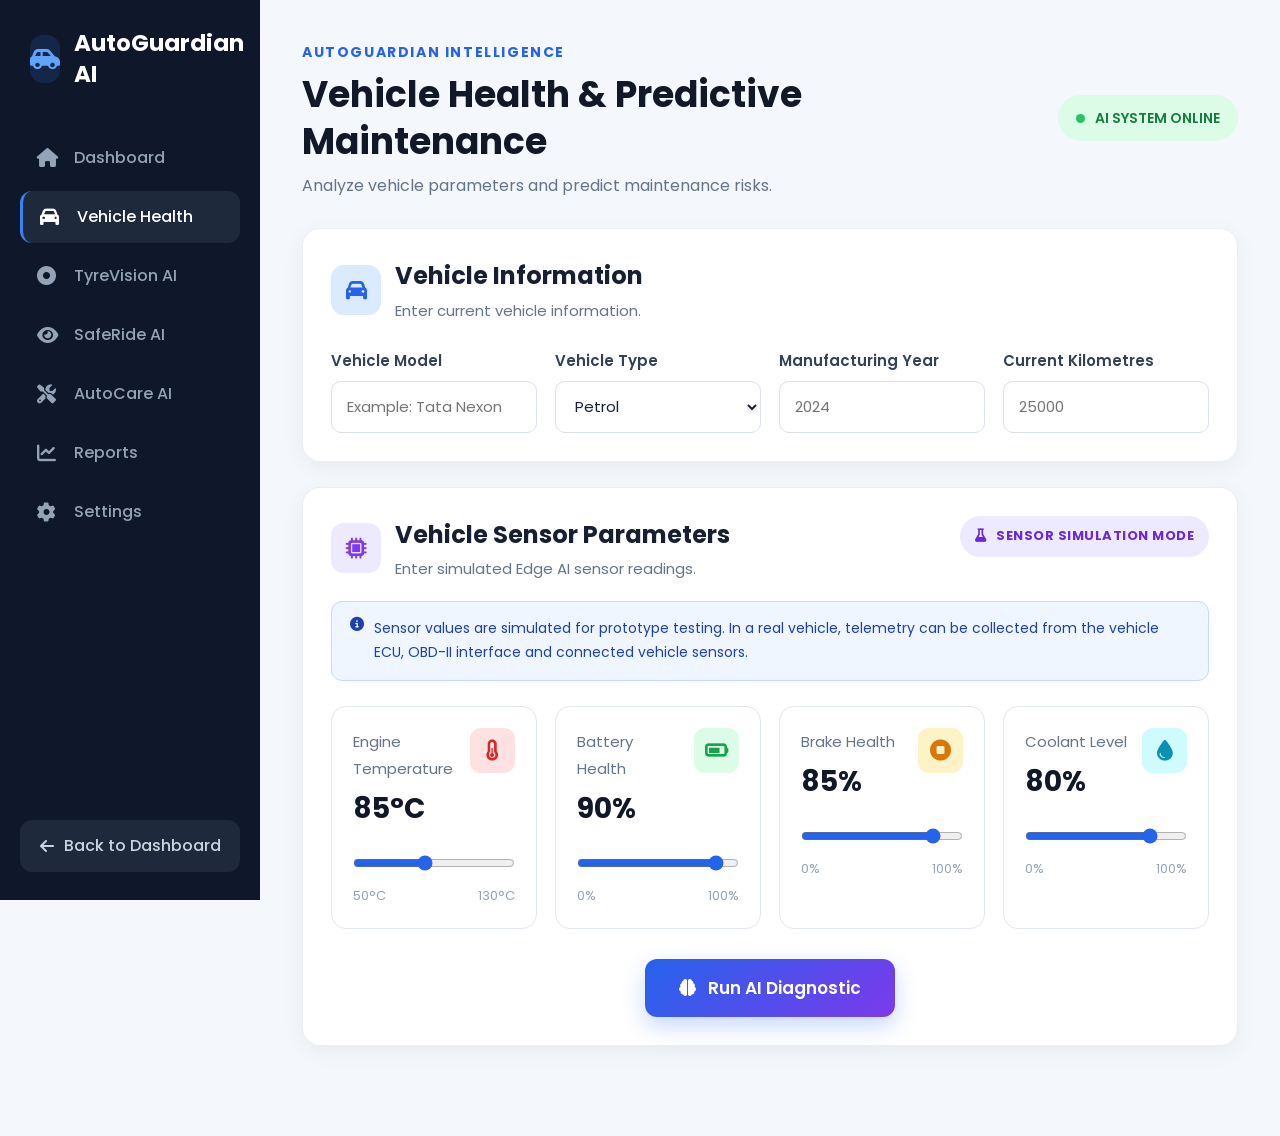
<file: vehicle.html>
<!DOCTYPE html>
<html lang="en">

<head>
    <meta charset="UTF-8">

    <meta name="viewport"
          content="width=device-width, initial-scale=1.0">

    <title>Vehicle Health | AutoGuardian AI</title>

    <link rel="stylesheet" href="css/vehicle.css">

    <link href="https://fonts.googleapis.com/css2?family=Poppins:wght@300;400;500;600;700&display=swap"
          rel="stylesheet">

    <link rel="stylesheet"
          href="https://cdnjs.cloudflare.com/ajax/libs/font-awesome/6.7.2/css/all.min.css">
</head>

<body>

<!-- SIDEBAR -->

<aside class="sidebar">

    <div class="logo">

        <div class="logo-icon">
            <i class="fa-solid fa-car-side"></i>
        </div>

        <span>
            AutoGuardian<br>AI
        </span>

    </div>


    <nav class="sidebar-menu">

        <a href="dashboard.html" class="menu-item">

            <i class="fa-solid fa-house"></i>

            <span>Dashboard</span>

        </a>


        <a href="vehicle.html" class="menu-item active">

            <i class="fa-solid fa-car"></i>

            <span>Vehicle Health</span>

        </a>


        <a href="tyrevision.html" class="menu-item">

            <i class="fa-solid fa-circle-dot"></i>

            <span>TyreVision AI</span>

        </a>


        <a href="saferide.html" class="menu-item">

            <i class="fa-solid fa-eye"></i>

            <span>SafeRide AI</span>

        </a>


        <a href="autocare.html" class="menu-item">

            <i class="fa-solid fa-screwdriver-wrench"></i>

            <span>AutoCare AI</span>

        </a>


        <a href="reports.html" class="menu-item">

            <i class="fa-solid fa-chart-line"></i>

            <span>Reports</span>

        </a>


        <a href="#" class="menu-item">

            <i class="fa-solid fa-gear"></i>

            <span>Settings</span>

        </a>

    </nav>


    <a href="dashboard.html" class="back-btn">

        <i class="fa-solid fa-arrow-left"></i>

        Back to Dashboard

    </a>

</aside>


<!-- MAIN CONTENT -->

<main class="main-content">


    <!-- HEADER -->

    <header class="page-header">

        <div>

            <span class="module-label">
                AUTOGUARDIAN INTELLIGENCE
            </span>

            <h1>
                Vehicle Health & Predictive Maintenance
            </h1>

            <p>
                Analyze vehicle parameters and predict maintenance risks.
            </p>

        </div>


        <div class="ai-status">

            <span></span>

            AI SYSTEM ONLINE

        </div>

    </header>


    <!-- VEHICLE INFORMATION -->

    <section class="panel">

        <div class="panel-heading">

            <div class="heading-icon">

                <i class="fa-solid fa-car"></i>

            </div>


            <div>

                <h2>
                    Vehicle Information
                </h2>

                <p>
                    Enter current vehicle information.
                </p>

            </div>

        </div>


        <div class="vehicle-form">


            <div class="input-group">

                <label for="vehicleModel">
                    Vehicle Model
                </label>

                <input
                    type="text"
                    id="vehicleModel"
                    placeholder="Example: Tata Nexon"
                >

            </div>


            <div class="input-group">

                <label for="vehicleType">
                    Vehicle Type
                </label>

                <select id="vehicleType">

                    <option value="petrol">
                        Petrol
                    </option>

                    <option value="diesel">
                        Diesel
                    </option>

                    <option value="electric">
                        Electric Vehicle
                    </option>

                    <option value="hybrid">
                        Hybrid
                    </option>

                </select>

            </div>


            <div class="input-group">

                <label for="vehicleYear">
                    Manufacturing Year
                </label>

                <input
                    type="number"
                    id="vehicleYear"
                    placeholder="2024"
                    min="1990"
                    max="2026"
                >

            </div>


            <div class="input-group">

                <label for="vehicleKm">
                    Current Kilometres
                </label>

                <input
                    type="number"
                    id="vehicleKm"
                    placeholder="25000"
                    min="0"
                >

            </div>

        </div>

    </section>


    <!-- VEHICLE SENSOR PARAMETERS -->

    <section class="panel">

        <div class="telemetry-header">


            <div class="panel-heading telemetry-heading">

                <div class="heading-icon purple-icon">

                    <i class="fa-solid fa-microchip"></i>

                </div>


                <div>

                    <h2>
                        Vehicle Sensor Parameters
                    </h2>

                    <p>
                        Enter simulated Edge AI sensor readings.
                    </p>

                </div>

            </div>


            <div class="simulation-badge">

                <i class="fa-solid fa-flask"></i>

                SENSOR SIMULATION MODE

            </div>

        </div>


        <div class="simulation-note">

            <i class="fa-solid fa-circle-info"></i>

            <span>

                Sensor values are simulated for prototype testing.
                In a real vehicle, telemetry can be collected from
                the vehicle ECU, OBD-II interface and connected
                vehicle sensors.

            </span>

        </div>


        <div class="sensor-grid">


            <!-- ENGINE TEMPERATURE -->

            <div class="sensor-card">

                <div class="sensor-top">

                    <div>

                        <span>
                            Engine Temperature
                        </span>

                        <h3 id="temperatureValue">
                            85°C
                        </h3>

                    </div>


                    <div class="sensor-icon temperature-icon">

                        <i class="fa-solid fa-temperature-half"></i>

                    </div>

                </div>


                <input
                    type="range"
                    id="temperature"
                    min="50"
                    max="130"
                    value="85"
                >


                <div class="range-label">

                    <span>50°C</span>

                    <span>130°C</span>

                </div>

            </div>


            <!-- BATTERY HEALTH -->

            <div class="sensor-card">

                <div class="sensor-top">

                    <div>

                        <span>
                            Battery Health
                        </span>

                        <h3 id="batteryValue">
                            90%
                        </h3>

                    </div>


                    <div class="sensor-icon battery-icon">

                        <i class="fa-solid fa-battery-three-quarters"></i>

                    </div>

                </div>


                <input
                    type="range"
                    id="battery"
                    min="0"
                    max="100"
                    value="90"
                >


                <div class="range-label">

                    <span>0%</span>

                    <span>100%</span>

                </div>

            </div>


            <!-- BRAKE HEALTH -->

            <div class="sensor-card">

                <div class="sensor-top">

                    <div>

                        <span>
                            Brake Health
                        </span>

                        <h3 id="brakeValue">
                            85%
                        </h3>

                    </div>


                    <div class="sensor-icon brake-icon">

                        <i class="fa-solid fa-circle-stop"></i>

                    </div>

                </div>


                <input
                    type="range"
                    id="brake"
                    min="0"
                    max="100"
                    value="85"
                >


                <div class="range-label">

                    <span>0%</span>

                    <span>100%</span>

                </div>

            </div>


            <!-- COOLANT LEVEL -->

            <div class="sensor-card">

                <div class="sensor-top">

                    <div>

                        <span>
                            Coolant Level
                        </span>

                        <h3 id="coolantValue">
                            80%
                        </h3>

                    </div>


                    <div class="sensor-icon coolant-icon">

                        <i class="fa-solid fa-droplet"></i>

                    </div>

                </div>


                <input
                    type="range"
                    id="coolant"
                    min="0"
                    max="100"
                    value="80"
                >


                <div class="range-label">

                    <span>0%</span>

                    <span>100%</span>

                </div>

            </div>

        </div>


        <button
            id="diagnosticBtn"
            class="diagnostic-btn"
        >

            <i class="fa-solid fa-brain"></i>

            Run AI Diagnostic

        </button>

    </section>


    <!-- AI ANALYSIS LOADER -->

    <section
        id="analysisLoader"
        class="analysis-loader hidden"
    >

        <div class="scanner"></div>


        <h2>
            Edge AI Diagnostic Running...
        </h2>


        <p>
            Analyzing vehicle sensor parameters.
        </p>

    </section>


    <!-- DIAGNOSTIC RESULTS -->

    <section
        id="diagnosticResult"
        class="results-section hidden"
    >


        <!-- HEALTH SUMMARY -->

        <div class="health-summary">


            <div
                class="score-circle"
                id="scoreCircle"
            >

                <div class="score-content">

                    <span id="healthScore">
                        0
                    </span>

                    <small>
                        /100
                    </small>

                </div>

            </div>


            <div class="summary-content">

                <span class="result-label">

                    AI VEHICLE HEALTH RESULT

                </span>


                <h2 id="healthStatus">

                    Vehicle Health Analysis

                </h2>


                <p id="healthMessage">

                    Diagnostic result will appear here.

                </p>

            </div>

        </div>


        <!-- RESULT PANELS -->

        <div class="results-grid">


            <!-- PREDICTIVE MAINTENANCE -->

            <div class="result-panel">

                <div class="result-title">

                    <i class="fa-solid fa-brain"></i>

                    <h3>
                        Predictive Maintenance Analysis
                    </h3>

                </div>


                <div class="prediction-row">

                    <span>
                        Predicted Issue
                    </span>

                    <strong id="predictedIssue">
                        --
                    </strong>

                </div>


                <div class="prediction-row">

                    <span>
                        Risk Level
                    </span>

                    <strong id="riskLevel">
                        --
                    </strong>

                </div>


                <div class="prediction-row">

                    <span>
                        Recommended Action
                    </span>

                    <strong id="recommendedAction">
                        --
                    </strong>

                </div>


                <div class="prediction-row">

                    <span>
                        Service Prediction
                    </span>

                    <strong id="servicePrediction">
                        --
                    </strong>

                </div>

            </div>


            <!-- AI ALERTS -->

            <div class="result-panel">

                <div class="result-title">

                    <i class="fa-solid fa-triangle-exclamation"></i>

                    <h3>
                        AI Diagnostic Alerts
                    </h3>

                </div>


                <div
                    id="alertsContainer"
                    class="alerts-container"
                >

                </div>

            </div>

        </div>

    </section>

</main>


<script type="module" src="js/vehicle.js"></script>

</body>

</html>
</file>
<file: css/autocare.css>
/* =========================================================
   AUTOCARE AI
   AUTOGUARDIAN AI
   UPDATED LARGE FONT CSS
========================================================= */

@import url("https://fonts.googleapis.com/css2?family=Inter:wght@400;500;600;700;800&family=Space+Grotesk:wght@600;700&display=swap");


/* =========================================================
   RESET
========================================================= */

* {
    margin: 0;
    padding: 0;
    box-sizing: border-box;
}

html {
    scroll-behavior: smooth;
    font-size: 17px;
}

body {
    min-height: 100vh;
    background: #f4f7fb;
    color: #07142f;
    font-family: "Inter", sans-serif;
    font-size: 17px;
    line-height: 1.6;
}

button,
input {
    font: inherit;
}

button {
    border: none;
}

.hidden {
    display: none !important;
}


/* =========================================================
   APP LAYOUT
========================================================= */

.app-layout {
    display: flex;
    min-height: 100vh;
}


/* =========================================================
   SIDEBAR
========================================================= */

.sidebar {
    position: fixed;
    top: 0;
    left: 0;
    bottom: 0;

    width: 250px;
    min-height: 100vh;

    padding: 30px 20px;

    background: #0d1a34;

    color: #ffffff;

    z-index: 1000;
}

.brand {
    display: flex;
    align-items: center;
    gap: 14px;

    margin-bottom: 42px;
}

.brand-icon {
    width: 46px;
    height: 46px;

    border-radius: 12px;

    display: flex;
    align-items: center;
    justify-content: center;

    background: #163b78;
    color: #68a8ff;

    font-size: 22px;
}

.brand-text {
    display: flex;
    flex-direction: column;

    font-family: "Space Grotesk", sans-serif;

    font-size: 23px;
    font-weight: 700;

    line-height: 1.1;
}

.sidebar-nav {
    display: flex;
    flex-direction: column;
    gap: 8px;
}

.nav-item {
    min-height: 52px;

    display: flex;
    align-items: center;
    gap: 15px;

    padding: 0 17px;

    border-radius: 11px;

    color: #8fb0db;

    text-decoration: none;

    font-size: 16px;
    font-weight: 500;

    transition:
        background 0.2s ease,
        color 0.2s ease,
        transform 0.2s ease;
}

.nav-item i {
    width: 22px;

    text-align: center;

    color: #80b7ff;

    font-size: 19px;
}

.nav-item:hover {
    background: #172844;

    color: #ffffff;

    transform: translateX(2px);
}

.nav-item.active {
    background: #1d2e4c;

    color: #ffffff;
}

.nav-item.active i {
    color: #ffffff;
}


/* =========================================================
   MAIN CONTENT
========================================================= */

.main-content {
    width: calc(100% - 250px);

    margin-left: 250px;

    padding: 38px 42px 65px;
}


/* =========================================================
   PAGE HEADER
========================================================= */

.page-header {
    display: flex;
    align-items: center;
    justify-content: space-between;

    gap: 25px;

    margin-bottom: 30px;
}

.module-label {
    margin-bottom: 7px;

    color: #2563eb;

    font-size: 14px;
    font-weight: 800;

    letter-spacing: 1.8px;
}

.page-header h1 {
    font-family: "Space Grotesk", sans-serif;

    font-size: 38px;
    font-weight: 700;

    color: #06132e;

    line-height: 1.3;
}

.page-description {
    margin-top: 8px;

    color: #65748d;

    font-size: 16px;
    line-height: 1.7;
}

.ai-status {
    display: flex;
    align-items: center;
    gap: 9px;

    padding: 12px 18px;

    border: 1px solid #c8d8ee;
    border-radius: 10px;

    background: #ffffff;

    color: #29415f;

    font-size: 14px;
    font-weight: 700;

    letter-spacing: 0.7px;

    white-space: nowrap;
}

.status-dot {
    width: 9px;
    height: 9px;

    border-radius: 50%;

    background: #16a34a;

    box-shadow: 0 0 0 5px rgba(22, 163, 74, 0.12);
}


/* =========================================================
   CONTENT CARDS
========================================================= */

.content-card,
.analysis-card,
.result-summary,
.component-health-card {
    border: 1px solid #d7e1ef;

    border-radius: 17px;

    background: #ffffff;

    box-shadow: 0 8px 24px rgba(22, 43, 78, 0.05);
}

.content-card {
    margin-bottom: 24px;

    padding: 29px;
}


/* =========================================================
   SECTION HEADING
========================================================= */

.section-heading {
    display: flex;
    align-items: center;
    gap: 15px;

    margin-bottom: 26px;
}

.heading-icon {
    width: 50px;
    height: 50px;

    flex-shrink: 0;

    display: flex;
    align-items: center;
    justify-content: center;

    border-radius: 12px;

    font-size: 21px;
}

.vehicle-icon {
    background: #dbeafe;

    color: #2563eb;
}

.sensor-icon {
    background: #ede9fe;

    color: #7c3aed;
}

.section-heading h2 {
    font-family: "Space Grotesk", sans-serif;

    color: #07142f;

    font-size: 24px;
    font-weight: 700;
}

.section-heading p {
    margin-top: 4px;

    color: #6c7b92;

    font-size: 15px;
}


/* =========================================================
   VEHICLE FORM
========================================================= */

.form-grid {
    display: grid;

    grid-template-columns: repeat(2, minmax(0, 1fr));

    gap: 20px;
}

.form-group {
    display: flex;

    flex-direction: column;

    gap: 9px;
}

.form-group label {
    color: #243653;

    font-size: 15px;
    font-weight: 600;
}

.form-group input {
    width: 100%;

    height: 52px;

    padding: 0 16px;

    border: 1px solid #cad7e8;

    border-radius: 9px;

    outline: none;

    background: #ffffff;

    color: #0b1933;

    font-size: 15px;

    transition:
        border-color 0.2s ease,
        box-shadow 0.2s ease;
}

.form-group input:focus {
    border-color: #2563eb;

    box-shadow: 0 0 0 4px rgba(37, 99, 235, 0.1);
}

.form-group input::placeholder {
    color: #9aa8bb;
}

.input-unit {
    position: relative;
}

.input-unit input {
    padding-right: 60px;
}

.input-unit span {
    position: absolute;

    top: 50%;
    right: 15px;

    transform: translateY(-50%);

    color: #708198;

    font-size: 14px;
    font-weight: 600;
}


/* =========================================================
   SIMULATION NOTE
========================================================= */

.simulation-note {
    display: flex;
    align-items: center;
    gap: 10px;

    margin-bottom: 23px;

    padding: 15px 18px;

    border: 1px solid #bfdbfe;

    border-radius: 9px;

    background: #eff6ff;

    color: #2563eb;

    font-size: 14px;
    font-weight: 500;

    line-height: 1.7;
}


/* =========================================================
   SENSOR GRID
========================================================= */

.sensor-grid {
    display: grid;

    grid-template-columns: repeat(3, minmax(0, 1fr));

    gap: 18px;
}

.sensor-card {
    min-height: 200px;

    padding: 22px;

    border: 1px solid #d5dfed;

    border-radius: 13px;

    background: #ffffff;

    transition:
        transform 0.2s ease,
        box-shadow 0.2s ease,
        border-color 0.2s ease;
}

.sensor-card:hover {
    transform: translateY(-2px);

    border-color: #b8c9df;

    box-shadow: 0 8px 20px rgba(30, 58, 95, 0.07);
}

.sensor-header {
    display: flex;
    align-items: flex-start;
    justify-content: space-between;

    gap: 15px;

    margin-bottom: 30px;
}

.sensor-header p {
    margin-bottom: 7px;

    color: #65758d;

    font-size: 15px;
}

.sensor-header strong {
    font-family: "Space Grotesk", sans-serif;

    color: #07142f;

    font-size: 28px;
    font-weight: 700;
}

.sensor-icon-small {
    width: 43px;
    height: 43px;

    flex-shrink: 0;

    display: flex;
    align-items: center;
    justify-content: center;

    border-radius: 10px;

    font-size: 18px;
}

.sensor-icon-small.temperature {
    background: #fee2e2;

    color: #ef4444;
}

.sensor-icon-small.battery {
    background: #dcfce7;

    color: #16a34a;
}

.sensor-icon-small.brake {
    background: #ffedd5;

    color: #ea580c;
}

.sensor-icon-small.oil {
    background: #fef3c7;

    color: #d97706;
}

.sensor-icon-small.coolant {
    background: #dbeafe;

    color: #2563eb;
}

.sensor-icon-small.service {
    background: #ede9fe;

    color: #7c3aed;
}


/* =========================================================
   RANGE SLIDERS
========================================================= */

.sensor-card input[type="range"] {
    width: 100%;

    cursor: pointer;

    accent-color: #2563eb;
}

.range-values {
    display: flex;
    align-items: center;
    justify-content: space-between;

    margin-top: 8px;

    color: #8b9aaf;

    font-size: 13px;
}

.service-distance-card {
    background: #f8fafc;
}

.sensor-description {
    color: #73839a;

    font-size: 14px;

    line-height: 1.7;
}


/* =========================================================
   ANALYZE BUTTON
========================================================= */

.analyze-wrapper,
.another-wrapper {
    display: flex;

    align-items: center;
    justify-content: center;

    margin-top: 28px;
}

.analyze-btn {
    min-height: 52px;

    display: inline-flex;
    align-items: center;
    justify-content: center;

    gap: 10px;

    padding: 0 27px;

    border-radius: 10px;

    background: linear-gradient(
        135deg,
        #2563eb,
        #6d28d9
    );

    color: #ffffff;

    font-size: 16px;
    font-weight: 700;

    cursor: pointer;

    box-shadow: 0 8px 18px rgba(79, 70, 229, 0.22);

    transition:
        transform 0.2s ease,
        box-shadow 0.2s ease;
}

.analyze-btn:hover {
    transform: translateY(-2px);

    box-shadow: 0 12px 24px rgba(79, 70, 229, 0.3);
}

.analyze-btn:active {
    transform: translateY(0);
}


/* =========================================================
   ANALYSIS LOADING
========================================================= */

.analysis-card {
    margin-bottom: 24px;

    padding: 52px 30px;

    text-align: center;
}

.loader {
    width: 62px;
    height: 62px;

    margin: 0 auto 21px;

    border: 6px solid #dce5f1;

    border-top-color: #2563eb;

    border-radius: 50%;

    animation: loaderSpin 0.85s linear infinite;
}

@keyframes loaderSpin {

    to {
        transform: rotate(360deg);
    }

}

.analysis-card h2 {
    font-family: "Space Grotesk", sans-serif;

    color: #07142f;

    font-size: 27px;
}

.analysis-card p {
    margin-top: 8px;

    color: #73839a;

    font-size: 16px;
}

.progress-container {
    max-width: 600px;

    display: flex;
    align-items: center;

    gap: 15px;

    margin: 27px auto 0;
}

.progress-track {
    height: 10px;

    flex: 1;

    overflow: hidden;

    border-radius: 999px;

    background: #dce5f1;
}

.progress-bar {
    width: 0;

    height: 100%;

    border-radius: inherit;

    background: linear-gradient(
        90deg,
        #2563eb,
        #7c3aed
    );

    transition: width 0.25s ease;
}

#progressValue {
    min-width: 45px;

    color: #2563eb;

    font-size: 15px;

    font-weight: 600;
}


/* =========================================================
   RESULT SECTION
========================================================= */

.result-section {
    padding-bottom: 20px;
}

.result-summary {
    display: flex;

    align-items: center;

    gap: 30px;

    margin-bottom: 20px;

    padding: 31px;
}


/* =========================================================
   SCORE CIRCLE
========================================================= */

.score-circle {
    --score-color: #16a34a;
    --score-angle: 0deg;

    width: 140px;
    height: 140px;

    flex-shrink: 0;

    display: flex;
    align-items: center;
    justify-content: center;

    border-radius: 50%;

    background: conic-gradient(
        var(--score-color) var(--score-angle),
        #dfe7f1 var(--score-angle)
    );
}

.score-inner {
    width: 106px;
    height: 106px;

    display: flex;
    align-items: center;
    justify-content: center;

    border-radius: 50%;

    background: #ffffff;
}

.score-inner span {
    font-family: "Space Grotesk", sans-serif;

    color: #06132e;

    font-size: 41px;
    font-weight: 700;
}

.score-inner small {
    margin-left: 3px;

    color: #07142f;

    font-size: 14px;
    font-weight: 700;
}


/* =========================================================
   RESULT CONTENT
========================================================= */

.result-content {
    flex: 1;
}

.result-label,
.recommendation-label {
    color: #2563eb;

    font-size: 13px;
    font-weight: 800;

    letter-spacing: 1.4px;
}

.result-content h2 {
    margin-top: 8px;

    font-family: "Space Grotesk", sans-serif;

    color: #06132e;

    font-size: 31px;
    font-weight: 700;
}

.result-content > p:not(.result-label) {
    margin-top: 8px;

    color: #65758d;

    font-size: 16px;
}

.risk-badge {
    display: inline-flex;

    margin-top: 15px;

    padding: 9px 15px;

    border-radius: 999px;

    font-size: 14px;
    font-weight: 700;
}


/* =========================================================
   RESULT GRID
========================================================= */

.result-grid {
    display: grid;

    grid-template-columns: repeat(4, minmax(0, 1fr));

    gap: 17px;

    margin-bottom: 20px;
}

.result-card {
    min-height: 175px;

    padding: 22px;

    border: 1px solid #d6e0ed;

    border-radius: 13px;

    background: #ffffff;

    transition:
        transform 0.2s ease,
        box-shadow 0.2s ease;
}

.result-card:hover {
    transform: translateY(-2px);

    box-shadow: 0 8px 18px rgba(30, 58, 95, 0.07);
}

.result-icon {
    width: 44px;
    height: 44px;

    display: flex;
    align-items: center;
    justify-content: center;

    margin-bottom: 22px;

    border-radius: 10px;

    font-size: 18px;
}

.engine-result {
    background: #dbeafe;

    color: #2563eb;
}

.battery-result {
    background: #dcfce7;

    color: #16a34a;
}

.brake-result {
    background: #fee2e2;

    color: #ef4444;
}

.maintenance-result {
    background: #ffedd5;

    color: #ea580c;
}

.result-card p {
    color: #718198;

    font-size: 14px;
}

.result-card h3 {
    margin-top: 8px;

    font-family: "Space Grotesk", sans-serif;

    color: #07142f;

    font-size: 20px;
    font-weight: 700;
}


/* =========================================================
   RECOMMENDATION CARD
========================================================= */

.recommendation-card {
    display: flex;

    align-items: flex-start;

    gap: 17px;

    margin-bottom: 20px;

    padding: 25px;

    border: 1px solid #86efac;

    border-radius: 13px;

    background: #ecfdf3;
}

.recommendation-icon {
    width: 49px;
    height: 49px;

    flex-shrink: 0;

    display: flex;
    align-items: center;
    justify-content: center;

    border-radius: 11px;

    background: #ffffff;

    color: #16a34a;

    font-size: 20px;
}

.recommendation-card h3 {
    margin-top: 7px;

    font-family: "Space Grotesk", sans-serif;

    color: #07142f;

    font-size: 22px;
}

.recommendation-card p:not(.recommendation-label) {
    margin-top: 7px;

    color: #53647c;

    font-size: 15px;

    line-height: 1.7;
}

.recommendation-card strong {
    display: block;

    margin-top: 10px;

    color: #173457;

    font-size: 14px;
}


/* =========================================================
   COMPONENT HEALTH
========================================================= */

.component-health-card {
    padding: 28px;
}

.component-health-heading {
    display: flex;

    align-items: center;
    justify-content: space-between;

    gap: 20px;

    margin-bottom: 28px;
}

.component-health-heading h2 {
    font-family: "Space Grotesk", sans-serif;

    color: #07142f;

    font-size: 24px;
}

.component-health-heading p {
    margin-top: 5px;

    color: #718198;

    font-size: 15px;
}

.component-health-heading > i {
    width: 47px;
    height: 47px;

    display: flex;
    align-items: center;
    justify-content: center;

    border-radius: 10px;

    background: #ede9fe;

    color: #7c3aed;

    font-size: 20px;
}

.health-bars {
    display: grid;

    grid-template-columns: repeat(2, minmax(0, 1fr));

    gap: 25px 30px;
}

.health-label {
    display: flex;

    align-items: center;
    justify-content: space-between;

    gap: 15px;

    margin-bottom: 10px;
}

.health-label span {
    color: #42546e;

    font-size: 15px;
    font-weight: 600;
}

.health-label strong {
    color: #07142f;

    font-size: 15px;
}

.health-track {
    height: 11px;

    overflow: hidden;

    border-radius: 999px;

    background: #e1e8f1;
}

.health-fill {
    width: 0;

    height: 100%;

    border-radius: inherit;

    background: #16a34a;

    transition:
        width 0.8s ease,
        background 0.3s ease;
}


/* =========================================================
   DYNAMIC HEALTH STATES
========================================================= */

.result-section.low-risk .risk-badge {
    border: 1px solid #86efac;

    background: #dcfce7;

    color: #15803d;
}

.result-section.low-risk .result-card {
    border-color: #86efac;

    background: #f0fdf4;
}

.result-section.low-risk .recommendation-card {
    border-color: #86efac;

    background: #ecfdf3;
}

.result-section.low-risk .recommendation-icon {
    color: #16a34a;
}


/* MODERATE RISK */

.result-section.moderate-risk .risk-badge {
    border: 1px solid #fde68a;

    background: #fef3c7;

    color: #b45309;
}

.result-section.moderate-risk .result-card {
    border-color: #fbbf24;

    background: #fffbeb;
}

.result-section.moderate-risk .recommendation-card {
    border-color: #fbbf24;

    background: #fffbeb;
}

.result-section.moderate-risk .recommendation-icon {
    color: #d97706;
}


/* HIGH RISK */

.result-section.high-risk .risk-badge {
    border: 1px solid #fecaca;

    background: #fee2e2;

    color: #dc2626;
}

.result-section.high-risk .result-card {
    border-color: #fca5a5;

    background: #fef2f2;
}

.result-section.high-risk .recommendation-card {
    border-color: #f87171;

    background: #fef2f2;
}

.result-section.high-risk .recommendation-icon {
    color: #dc2626;
}


/* =========================================================
   RESPONSIVE
========================================================= */

@media (max-width: 1200px) {

    .sensor-grid {
        grid-template-columns: repeat(2, minmax(0, 1fr));
    }

    .result-grid {
        grid-template-columns: repeat(2, minmax(0, 1fr));
    }

}


@media (max-width: 900px) {

    .sidebar {
        width: 210px;
    }

    .main-content {
        width: calc(100% - 210px);

        margin-left: 210px;

        padding: 28px 24px 50px;
    }

    .form-grid,
    .health-bars {
        grid-template-columns: 1fr;
    }

}


@media (max-width: 700px) {

    html {
        font-size: 16px;
    }

    .app-layout {
        display: block;
    }

    .sidebar {
        position: relative;

        width: 100%;

        min-height: auto;
    }

    .main-content {
        width: 100%;

        margin-left: 0;

        padding: 24px 15px 45px;
    }

    .page-header {
        align-items: flex-start;

        flex-direction: column;
    }

    .sensor-grid,
    .result-grid {
        grid-template-columns: 1fr;
    }

    .result-summary {
        align-items: flex-start;

        flex-direction: column;
    }

    .page-header h1 {
        font-size: 31px;
    }

    .result-content h2 {
        font-size: 26px;
    }

}


@media (max-width: 450px) {

    .content-card,
    .component-health-card {
        padding: 19px;
    }

    .sensor-card {
        padding: 18px;
    }

    .score-circle {
        width: 120px;

        height: 120px;
    }

    .score-inner {
        width: 90px;

        height: 90px;
    }

    .score-inner span {
        font-size: 35px;
    }

}
</file>
<file: css/reports.css>
/* =========================================================
   AUTOGUARDIAN AI
   REPORTS PAGE
   UPDATED LARGE FONT CSS
   ========================================================= */

* {
    margin: 0;
    padding: 0;
    box-sizing: border-box;
}

html {
    scroll-behavior: smooth;
    font-size: 17px;
}

body {
    min-height: 100vh;
    font-family: "Segoe UI", Arial, sans-serif;
    background: #f4f8fd;
    color: #081a3a;
    font-size: 17px;
    line-height: 1.6;
}

button,
select {
    font: inherit;
}

.app-layout {
    display: flex;
    min-height: 100vh;
}


/* =========================================================
   SIDEBAR
   ========================================================= */

.sidebar {
    position: fixed;
    top: 0;
    left: 0;
    width: 260px;
    height: 100vh;
    padding: 32px 22px;
    background: #0f1b33;
    z-index: 100;
}

.sidebar-brand {
    display: flex;
    align-items: center;
    gap: 14px;
    margin-bottom: 44px;
    padding: 0 10px;
}

.brand-icon {
    width: 46px;
    height: 46px;
    display: flex;
    align-items: center;
    justify-content: center;
    border-radius: 12px;
    background: #17366c;
    color: #6fa8ff;
    font-size: 22px;
}

.brand-name {
    font-size: 23px;
    font-weight: 800;
    line-height: 1.1;
    color: #ffffff;
}

.brand-name span {
    display: block;
}

.sidebar-nav {
    display: flex;
    flex-direction: column;
    gap: 9px;
}

.nav-item {
    width: 100%;
    min-height: 53px;
    display: flex;
    align-items: center;
    gap: 16px;
    padding: 0 17px;
    border-radius: 11px;
    text-decoration: none;
    color: #91b9ef;
    font-size: 16px;
    font-weight: 500;
    transition:
        background 0.2s ease,
        color 0.2s ease,
        transform 0.2s ease;
}

.nav-item i {
    width: 22px;
    text-align: center;
    font-size: 18px;
}

.nav-item:hover {
    background: #182944;
    color: #ffffff;
    transform: translateX(2px);
}

.nav-item.active {
    background: #1c2b46;
    color: #ffffff;
}


/* =========================================================
   MAIN CONTENT
   ========================================================= */

.main-content {
    width: calc(100% - 260px);
    margin-left: 260px;
    padding: 42px 44px 60px;
}


/* =========================================================
   PAGE HEADER
   ========================================================= */

.page-header {
    display: flex;
    align-items: center;
    justify-content: space-between;
    gap: 30px;
    margin-bottom: 30px;
}

.module-label {
    margin-bottom: 8px;
    color: #2867f0;
    font-size: 14px;
    font-weight: 800;
    letter-spacing: 1.6px;
}

.page-header h1 {
    margin-bottom: 9px;
    font-size: 38px;
    font-weight: 800;
    color: #071936;
}

.page-description {
    color: #6d7e98;
    font-size: 16px;
    line-height: 1.7;
}


/* =========================================================
   DOWNLOAD REPORT BUTTON
   ========================================================= */

.download-report-btn {
    min-width: 190px;
    min-height: 52px;
    display: flex;
    align-items: center;
    justify-content: center;
    gap: 10px;
    padding: 0 22px;
    border: none;
    border-radius: 10px;
    background: linear-gradient(
        135deg,
        #2769ed,
        #6940f6
    );
    color: #ffffff;
    font-size: 16px;
    font-weight: 700;
    cursor: pointer;
    box-shadow:
        0 10px 24px rgba(63, 86, 236, 0.22);
    transition:
        transform 0.2s ease,
        box-shadow 0.2s ease;
}

.download-report-btn:hover {
    transform: translateY(-2px);
    box-shadow:
        0 14px 30px rgba(63, 86, 236, 0.28);
}


/* =========================================================
   COMMON CARD STYLE
   ========================================================= */

.summary-card,
.reports-card,
.safety-insight-card {
    background: #ffffff;
    border: 1px solid #dce6f3;
    border-radius: 18px;
    box-shadow:
        0 8px 26px rgba(25, 55, 95, 0.06);
}


/* =========================================================
   SUMMARY CARD
   ========================================================= */

.summary-card {
    padding: 30px 32px;
    margin-bottom: 24px;
}

.summary-heading,
.reports-heading {
    display: flex;
    align-items: center;
    gap: 15px;
}

.summary-heading {
    margin-bottom: 30px;
}

.section-icon {
    width: 50px;
    height: 50px;
    display: flex;
    align-items: center;
    justify-content: center;
    flex-shrink: 0;
    border-radius: 12px;
    background: #e8f1ff;
    color: #2867f0;
    font-size: 21px;
}

.summary-heading h2,
.reports-heading h2 {
    margin-bottom: 5px;
    color: #071936;
    font-size: 24px;
    font-weight: 800;
}

.summary-heading p,
.reports-heading p {
    color: #72829a;
    font-size: 15px;
}


/* =========================================================
   OVERALL SUMMARY
   ========================================================= */

.overall-summary {
    display: flex;
    align-items: center;
    gap: 36px;
    padding: 30px;
    border-radius: 15px;
    background: #f8fbff;
    border: 1px solid #e1eaf5;
}


/* =========================================================
   OVERALL SCORE CIRCLE
   ========================================================= */

.overall-score-circle {
    --score-color: #2867f0;
    --score-degree: 0deg;
    width: 145px;
    height: 145px;
    display: flex;
    align-items: center;
    justify-content: center;
    flex-shrink: 0;
    border-radius: 50%;
    background:
        conic-gradient(
            var(--score-color) var(--score-degree),
            #e2e9f2 var(--score-degree)
        );
}

.score-inner {
    width: 111px;
    height: 111px;
    display: flex;
    align-items: center;
    justify-content: center;
    border-radius: 50%;
    background: #ffffff;
    color: #071936;
}

.score-inner span {
    font-size: 42px;
    font-weight: 800;
}

.score-inner small {
    margin-top: 14px;
    margin-left: 3px;
    font-size: 15px;
    font-weight: 700;
}


/* =========================================================
   OVERALL STATUS
   ========================================================= */

.overall-status-content {
    flex: 1;
}

.result-label {
    margin-bottom: 8px;
    color: #2867f0;
    font-size: 14px;
    font-weight: 800;
    letter-spacing: 1.5px;
}

.overall-status-content h2 {
    margin-bottom: 8px;
    color: #071936;
    font-size: 31px;
    font-weight: 800;
}

.overall-status-content > p:not(.result-label) {
    max-width: 720px;
    color: #687a94;
    font-size: 16px;
    line-height: 1.7;
}

.overall-risk-badge {
    display: inline-flex;
    margin-top: 15px;
    padding: 9px 15px;
    border-radius: 999px;
    background: #e8f1ff;
    color: #2867f0;
    font-size: 14px;
    font-weight: 800;
}


/* =========================================================
   MODULE SUMMARY GRID
   ========================================================= */

.module-summary-grid {
    display: grid;
    grid-template-columns:
        repeat(4, minmax(0, 1fr));
    gap: 18px;
    margin-bottom: 24px;
}


/* =========================================================
   MODULE SUMMARY CARD
   ========================================================= */

.module-summary-card {
    min-height: 225px;
    padding: 24px;
    background: #ffffff;
    border: 1px solid #dce6f3;
    border-radius: 16px;
    box-shadow:
        0 7px 22px rgba(25, 55, 95, 0.05);
}

.module-card-header {
    display: flex;
    align-items: center;
    justify-content: space-between;
    gap: 12px;
    margin-bottom: 23px;
}

.module-icon {
    width: 46px;
    height: 46px;
    display: flex;
    align-items: center;
    justify-content: center;
    border-radius: 11px;
    font-size: 20px;
}

.vehicle-icon {
    background: #e6efff;
    color: #2867f0;
}

.tyre-icon {
    background: #e9e5ff;
    color: #6b3ff3;
}

.driver-icon {
    background: #e6f8f0;
    color: #10a566;
}

.maintenance-icon {
    background: #fff0df;
    color: #ed7900;
}

.module-status-badge {
    padding: 7px 11px;
    border-radius: 999px;
    background: #eef2f7;
    color: #718097;
    font-size: 13px;
    font-weight: 800;
}

.module-card-label {
    margin-bottom: 8px;
    color: #687a94;
    font-size: 15px;
}

.module-summary-card h3 {
    margin-bottom: 17px;
    color: #071936;
    font-size: 29px;
    font-weight: 800;
}


/* =========================================================
   MODULE PROGRESS
   ========================================================= */

.module-progress-track {
    width: 100%;
    height: 9px;
    margin-bottom: 13px;
    overflow: hidden;
    border-radius: 999px;
    background: #e8edf4;
}

.module-progress-bar {
    width: 0%;
    height: 100%;
    border-radius: inherit;
    background: #2867f0;
    transition: width 0.5s ease;
}

.module-summary-card small {
    color: #8090a7;
    font-size: 14px;
    line-height: 1.6;
}


/* =========================================================
   REPORTS CARD
   ========================================================= */

.reports-card {
    padding: 30px 32px;
    margin-bottom: 24px;
}

.reports-card-header {
    display: flex;
    align-items: center;
    justify-content: space-between;
    gap: 24px;
    margin-bottom: 26px;
}


/* =========================================================
   REPORT FILTER
   ========================================================= */

.report-filter-wrapper {
    min-height: 48px;
    display: flex;
    align-items: center;
    gap: 10px;
    padding: 0 15px;
    border: 1px solid #d9e4f1;
    border-radius: 10px;
    background: #ffffff;
    color: #6f8099;
}

.report-filter-wrapper i {
    font-size: 16px;
}

.module-filter {
    min-width: 170px;
    padding: 11px 5px;
    border: none;
    outline: none;
    background: transparent;
    color: #213654;
    font-size: 15px;
    cursor: pointer;
}


/* =========================================================
   REPORT TABLE
   ========================================================= */

.report-table-wrapper {
    width: 100%;
    overflow-x: auto;
}

.report-table {
    width: 100%;
    border-collapse: collapse;
}

.report-table thead {
    background: #f6f9fd;
}

.report-table th {
    padding: 17px 16px;
    text-align: left;
    color: #718199;
    font-size: 13px;
    font-weight: 800;
    letter-spacing: 0.5px;
    text-transform: uppercase;
    border-bottom: 1px solid #dce6f3;
}

.report-table td {
    padding: 19px 16px;
    color: #314664;
    font-size: 15px;
    border-bottom: 1px solid #e8eef6;
}

.report-table tbody tr {
    transition: background 0.2s ease;
}

.report-table tbody tr:hover {
    background: #f8fbff;
}


/* =========================================================
   REPORT TABLE DYNAMIC ELEMENTS
   ========================================================= */

.report-module {
    display: flex;
    align-items: center;
    gap: 11px;
    color: #071936;
    font-size: 15px;
    font-weight: 700;
}

.report-module-icon {
    width: 39px;
    height: 39px;
    display: flex;
    align-items: center;
    justify-content: center;
    border-radius: 9px;
    background: #e8f1ff;
    color: #2867f0;
    font-size: 16px;
}

.risk-badge {
    display: inline-flex;
    padding: 7px 12px;
    border-radius: 999px;
    font-size: 13px;
    font-weight: 800;
}

.risk-low {
    background: #dcfce7;
    color: #08833e;
}

.risk-moderate {
    background: #fff1c7;
    color: #c36100;
}

.risk-high {
    background: #ffe1e1;
    color: #d61f2c;
}

.view-report-btn {
    min-height: 39px;
    padding: 0 14px;
    border: 1px solid #cfdced;
    border-radius: 8px;
    background: #ffffff;
    color: #2867f0;
    font-size: 13px;
    font-weight: 700;
    cursor: pointer;
    transition:
        background 0.2s ease,
        color 0.2s ease;
}

.view-report-btn:hover {
    background: #2867f0;
    color: #ffffff;
}


/* =========================================================
   EMPTY REPORT STATE
   ========================================================= */

.empty-report-state {
    display: flex;
    flex-direction: column;
    align-items: center;
    justify-content: center;
    min-height: 300px;
    padding: 35px;
    text-align: center;
}

.empty-icon {
    width: 68px;
    height: 68px;
    display: flex;
    align-items: center;
    justify-content: center;
    margin-bottom: 18px;
    border-radius: 18px;
    background: #e8f1ff;
    color: #2867f0;
    font-size: 28px;
}

.empty-report-state h3 {
    margin-bottom: 8px;
    color: #071936;
    font-size: 22px;
    font-weight: 800;
}

.empty-report-state p {
    max-width: 430px;
    color: #7b8ba2;
    font-size: 15px;
    line-height: 1.7;
}


/* =========================================================
   AI SAFETY INSIGHT
   ========================================================= */

.safety-insight-card {
    display: flex;
    align-items: flex-start;
    gap: 18px;
    padding: 28px 30px;
    background: #eef5ff;
    border-color: #bfd7ff;
}

.insight-icon {
    width: 52px;
    height: 52px;
    display: flex;
    align-items: center;
    justify-content: center;
    flex-shrink: 0;
    border-radius: 13px;
    background: #dbeaff;
    color: #2867f0;
    font-size: 22px;
}

.insight-label {
    margin-bottom: 7px;
    color: #2867f0;
    font-size: 13px;
    font-weight: 800;
    letter-spacing: 1.5px;
}

.safety-insight-card h3 {
    margin-bottom: 7px;
    color: #071936;
    font-size: 22px;
    font-weight: 800;
}

.safety-insight-card > div:last-child > p:last-child {
    color: #5f7391;
    font-size: 15px;
    line-height: 1.7;
}


/* =========================================================
   DYNAMIC STATUS THEMES
   ========================================================= */

.summary-card.status-low .overall-score-circle {
    --score-color: #12a150;
}

.summary-card.status-low .overall-risk-badge {
    background: #dcfce7;
    color: #07833e;
}

.summary-card.status-moderate .overall-score-circle {
    --score-color: #dc7900;
}

.summary-card.status-moderate .overall-risk-badge {
    background: #fff0c7;
    color: #bd5e00;
}

.summary-card.status-high .overall-score-circle {
    --score-color: #e2252d;
}

.summary-card.status-high .overall-risk-badge {
    background: #ffe0e0;
    color: #d51d27;
}


/* =========================================================
   MODULE CARD STATUS THEMES
   ========================================================= */

.module-summary-card.status-low {
    border-color: #6fe59c;
    background: #f0fff6;
}

.module-summary-card.status-moderate {
    border-color: #ffc04d;
    background: #fffaf0;
}

.module-summary-card.status-high {
    border-color: #ff8b91;
    background: #fff5f5;
}

.module-summary-card.status-low .module-progress-bar {
    background: #12a150;
}

.module-summary-card.status-moderate .module-progress-bar {
    background: #dc7900;
}

.module-summary-card.status-high .module-progress-bar {
    background: #e2252d;
}

.module-summary-card.status-low .module-status-badge {
    background: #dcfce7;
    color: #07833e;
}

.module-summary-card.status-moderate .module-status-badge {
    background: #fff0c7;
    color: #bd5e00;
}

.module-summary-card.status-high .module-status-badge {
    background: #ffe0e0;
    color: #d51d27;
}


/* =========================================================
   RESPONSIVE - LARGE TABLET
   ========================================================= */

@media (max-width: 1250px) {

    .module-summary-grid {
        grid-template-columns:
            repeat(2, minmax(0, 1fr));
    }

}


/* =========================================================
   RESPONSIVE - TABLET
   ========================================================= */

@media (max-width: 900px) {

    .sidebar {
        width: 215px;
        padding-left: 15px;
        padding-right: 15px;
    }

    .main-content {
        width: calc(100% - 215px);
        margin-left: 215px;
        padding: 32px 24px 50px;
    }

    .page-header {
        align-items: flex-start;
        flex-direction: column;
    }

    .overall-summary {
        align-items: flex-start;
        flex-direction: column;
    }

    .reports-card-header {
        align-items: flex-start;
        flex-direction: column;
    }

}


/* =========================================================
   RESPONSIVE - MOBILE
   ========================================================= */

@media (max-width: 700px) {

    html {
        font-size: 16px;
    }

    .app-layout {
        display: block;
    }

    .sidebar {
        position: relative;
        width: 100%;
        height: auto;
        padding: 20px;
    }

    .sidebar-brand {
        margin-bottom: 22px;
    }

    .sidebar-nav {
        display: grid;
        grid-template-columns:
            repeat(2, minmax(0, 1fr));
    }

    .main-content {
        width: 100%;
        margin-left: 0;
        padding: 25px 16px 45px;
    }

    .page-header h1 {
        font-size: 31px;
    }

    .download-report-btn {
        width: 100%;
    }

    .summary-card,
    .reports-card {
        padding: 22px 18px;
    }

    .module-summary-grid {
        grid-template-columns: 1fr;
    }

    .overall-score-circle {
        width: 125px;
        height: 125px;
    }

    .score-inner {
        width: 96px;
        height: 96px;
    }

    .score-inner span {
        font-size: 36px;
    }

    .overall-status-content h2 {
        font-size: 26px;
    }

    .safety-insight-card {
        padding: 22px 20px;
    }

}


/* =========================================================
   SMALL MOBILE
   ========================================================= */

@media (max-width: 430px) {

    .sidebar-nav {
        grid-template-columns: 1fr;
    }

    .page-header h1 {
        font-size: 28px;
    }

    .overall-summary {
        padding: 20px;
    }

    .report-filter-wrapper {
        width: 100%;
    }

    .module-filter {
        width: 100%;
    }

}
</file>
<file: css/settings.css>
/* =========================================================
   AUTOGUARDIAN AI
   SETTINGS PAGE
   UPDATED LARGE FONT CSS
   ========================================================= */

* {
    margin: 0;
    padding: 0;
    box-sizing: border-box;
}

:root {
    --primary-blue: #2563eb;
    --dark-blue: #1e40af;
    --light-blue: #eff6ff;

    --green: #16a34a;
    --light-green: #f0fdf4;

    --orange: #f59e0b;
    --light-orange: #fffbeb;

    --red: #dc2626;
    --light-red: #fef2f2;

    --purple: #7c3aed;
    --light-purple: #f5f3ff;

    --sidebar: #071426;
    --sidebar-hover: #12233c;

    --text-dark: #111827;
    --text-medium: #4b5563;
    --text-light: #6b7280;

    --border: #e5e7eb;
    --background: #f7f9fc;
    --white: #ffffff;

    --shadow:
        0 8px 25px rgba(15, 23, 42, 0.06);
}

html {
    scroll-behavior: smooth;
    font-size: 17px;
}

body {
    min-height: 100vh;
    font-family: "Inter", sans-serif;
    background: var(--background);
    color: var(--text-dark);
    font-size: 17px;
    line-height: 1.6;
}

button,
select {
    font: inherit;
}


/* =========================================================
   SIDEBAR
   ========================================================= */

.sidebar {
    position: fixed;
    top: 0;
    left: 0;

    width: 250px;
    height: 100vh;

    padding: 28px 18px;

    background: var(--sidebar);

    z-index: 100;
}

.logo {
    display: flex;
    align-items: center;
    gap: 14px;

    padding: 0 12px 30px;
}

.logo-icon {
    width: 46px;
    height: 46px;

    display: flex;
    align-items: center;
    justify-content: center;

    border-radius: 12px;

    background: var(--primary-blue);
    color: var(--white);

    font-size: 22px;
}

.logo-text {
    display: flex;
    flex-direction: column;

    font-size: 22px;
    font-weight: 800;

    line-height: 1.15;

    color: var(--white);
}

.logo-text span:last-child {
    color: #60a5fa;
}

.sidebar-nav {
    display: flex;
    flex-direction: column;
    gap: 8px;
}

.sidebar-nav a {
    min-height: 53px;

    display: flex;
    align-items: center;
    gap: 15px;

    padding: 0 16px;

    border-radius: 10px;

    color: #94a3b8;

    text-decoration: none;

    font-size: 16px;
    font-weight: 600;

    transition: 0.25s ease;
}

.sidebar-nav a i {
    width: 22px;

    text-align: center;

    font-size: 18px;
}

.sidebar-nav a:hover {
    color: var(--white);
    background: var(--sidebar-hover);
}

.sidebar-nav a.active {
    color: var(--white);
    background: var(--primary-blue);
}


/* =========================================================
   MAIN CONTENT
   ========================================================= */

.main-content {
    margin-left: 250px;

    min-height: 100vh;

    padding: 38px 42px 65px;
}


/* =========================================================
   PAGE HEADER
   ========================================================= */

.page-header {
    display: flex;
    align-items: center;
    justify-content: space-between;

    gap: 30px;

    margin-bottom: 32px;
}

.page-eyebrow {
    margin-bottom: 8px;

    color: var(--primary-blue);

    font-size: 14px;
    font-weight: 800;

    letter-spacing: 1.6px;
}

.page-header h1 {
    margin-bottom: 8px;

    font-size: 38px;
    font-weight: 800;

    letter-spacing: -0.8px;
}

.page-description {
    max-width: 680px;

    color: var(--text-light);

    font-size: 16px;
    line-height: 1.7;
}

.save-settings-btn {
    min-width: 180px;
    height: 52px;

    display: flex;
    align-items: center;
    justify-content: center;
    gap: 9px;

    border: none;
    border-radius: 10px;

    background: var(--primary-blue);
    color: var(--white);

    font-family: inherit;
    font-size: 16px;
    font-weight: 700;

    cursor: pointer;

    box-shadow:
        0 8px 18px rgba(37, 99, 235, 0.2);

    transition: 0.25s ease;
}

.save-settings-btn:hover {
    background: var(--dark-blue);

    transform: translateY(-2px);
}


/* =========================================================
   SETTINGS GRID
   ========================================================= */

.settings-grid {
    display: grid;

    grid-template-columns:
        repeat(2, minmax(0, 1fr));

    gap: 24px;

    align-items: start;
}


/* =========================================================
   SETTINGS CARD
   ========================================================= */

.settings-card {
    padding: 29px;

    border: 1px solid var(--border);
    border-radius: 16px;

    background: var(--white);

    box-shadow: var(--shadow);
}

.settings-card-header {
    display: flex;
    align-items: flex-start;
    gap: 16px;

    padding-bottom: 23px;
    margin-bottom: 4px;

    border-bottom: 1px solid var(--border);
}

.settings-icon {
    width: 50px;
    height: 50px;

    flex-shrink: 0;

    display: flex;
    align-items: center;
    justify-content: center;

    border-radius: 12px;

    font-size: 21px;
}

.safety-icon {
    color: var(--green);
    background: var(--light-green);
}

.ai-icon {
    color: var(--purple);
    background: var(--light-purple);
}

.system-icon {
    color: var(--primary-blue);
    background: var(--light-blue);
}

.data-icon {
    color: var(--red);
    background: var(--light-red);
}

.about-icon {
    color: var(--orange);
    background: var(--light-orange);
}

.settings-card-header h2 {
    margin-bottom: 6px;

    font-size: 23px;
    font-weight: 800;
}

.settings-card-header p {
    color: var(--text-light);

    font-size: 15px;
    line-height: 1.7;
}


/* =========================================================
   SETTING ROW
   ========================================================= */

.setting-row {
    min-height: 105px;

    display: flex;
    align-items: center;
    justify-content: space-between;

    gap: 25px;

    padding: 22px 0;

    border-bottom: 1px solid var(--border);
}

.setting-row:last-child {
    padding-bottom: 0;

    border-bottom: none;
}

.setting-info h3 {
    margin-bottom: 7px;

    font-size: 17px;
    font-weight: 700;
}

.setting-info p {
    max-width: 420px;

    color: var(--text-light);

    font-size: 15px;
    line-height: 1.7;
}


/* =========================================================
   TOGGLE SWITCH
   ========================================================= */

.toggle-switch {
    position: relative;

    width: 52px;
    height: 29px;

    flex-shrink: 0;
}

.toggle-switch input {
    width: 0;
    height: 0;

    opacity: 0;
}

.toggle-slider {
    position: absolute;

    inset: 0;

    border-radius: 30px;

    background: #d1d5db;

    cursor: pointer;

    transition: 0.3s ease;
}

.toggle-slider::before {
    content: "";

    position: absolute;

    width: 23px;
    height: 23px;

    left: 3px;
    top: 3px;

    border-radius: 50%;

    background: var(--white);

    box-shadow:
        0 2px 5px rgba(15, 23, 42, 0.2);

    transition: 0.3s ease;
}

.toggle-switch input:checked +
.toggle-slider {
    background: var(--primary-blue);
}

.toggle-switch input:checked +
.toggle-slider::before {
    transform: translateX(23px);
}


/* =========================================================
   AI ANALYSIS SETTINGS
   ========================================================= */

.setting-block {
    padding-top: 24px;
}

.setting-label {
    display: block;

    margin-bottom: 9px;

    font-size: 17px;
    font-weight: 700;
}

.setting-help-text {
    margin-bottom: 17px;

    color: var(--text-light);

    font-size: 15px;
    line-height: 1.7;
}

.settings-select {
    width: 100%;
    height: 52px;

    padding: 0 15px;

    border: 1px solid var(--border);
    border-radius: 9px;

    background: var(--white);

    color: var(--text-dark);

    font-family: inherit;
    font-size: 15px;
    font-weight: 600;

    outline: none;

    cursor: pointer;

    transition: 0.25s ease;
}

.settings-select:focus {
    border-color: var(--primary-blue);

    box-shadow:
        0 0 0 3px rgba(37, 99, 235, 0.1);
}


/* =========================================================
   SYSTEM INFORMATION
   ========================================================= */

.system-info-list {
    padding-top: 8px;
}

.system-info-row {
    min-height: 60px;

    display: flex;
    align-items: center;
    justify-content: space-between;

    gap: 20px;

    border-bottom: 1px solid var(--border);
}

.system-info-row:last-child {
    border-bottom: none;
}

.system-info-row span {
    color: var(--text-light);

    font-size: 15px;
}

.system-info-row strong {
    max-width: 65%;

    color: var(--text-dark);

    font-size: 15px;
    font-weight: 700;

    text-align: right;

    word-break: break-word;
}

.system-info-row strong.system-active {
    display: flex;
    align-items: center;
    gap: 8px;

    color: var(--green);
}

.status-dot {
    width: 9px;
    height: 9px;

    border-radius: 50%;

    background: var(--green);

    box-shadow:
        0 0 0 4px rgba(22, 163, 74, 0.12);
}


/* =========================================================
   ANALYSIS DATA
   ========================================================= */

.data-summary {
    padding: 24px 0;
}

.data-summary > div {
    display: flex;
    align-items: center;
    justify-content: space-between;

    gap: 20px;

    padding: 20px;

    border: 1px solid #dbeafe;
    border-radius: 12px;

    background: var(--light-blue);
}

.data-summary span {
    color: var(--text-medium);

    font-size: 16px;
    font-weight: 600;
}

.data-summary strong {
    color: var(--primary-blue);

    font-size: 31px;
    font-weight: 800;
}

.danger-zone {
    display: flex;
    align-items: center;
    justify-content: space-between;

    gap: 25px;

    padding: 21px;

    border: 1px solid #fecaca;
    border-radius: 12px;

    background: var(--light-red);
}

.danger-zone h3 {
    margin-bottom: 7px;

    color: #991b1b;

    font-size: 17px;
    font-weight: 800;
}

.danger-zone p {
    max-width: 400px;

    color: #7f1d1d;

    font-size: 15px;
    line-height: 1.7;
}

.clear-history-btn {
    min-width: 155px;
    height: 47px;

    display: flex;
    align-items: center;
    justify-content: center;
    gap: 8px;

    flex-shrink: 0;

    border: none;
    border-radius: 9px;

    background: var(--red);
    color: var(--white);

    font-family: inherit;
    font-size: 14px;
    font-weight: 700;

    cursor: pointer;

    transition: 0.25s ease;
}

.clear-history-btn:hover {
    background: #b91c1c;

    transform: translateY(-1px);
}


/* =========================================================
   ABOUT AND SUPPORT
   ========================================================= */

.about-card {
    grid-column: 1 / -1;
}

.project-profile {
    display: flex;
    align-items: center;
    gap: 17px;

    margin-top: 22px;
    margin-bottom: 12px;

    padding: 21px;

    border: 1px solid #dbeafe;
    border-radius: 12px;

    background:
        linear-gradient(
            135deg,
            #eff6ff,
            #f8fafc
        );
}

.project-logo {
    width: 58px;
    height: 58px;

    flex-shrink: 0;

    display: flex;
    align-items: center;
    justify-content: center;

    border-radius: 14px;

    background: var(--primary-blue);
    color: var(--white);

    font-size: 24px;

    box-shadow:
        0 8px 18px rgba(37, 99, 235, 0.2);
}

.project-profile h3 {
    margin-bottom: 6px;

    font-size: 21px;
    font-weight: 800;
}

.project-profile p {
    color: var(--text-light);

    font-size: 15px;
    line-height: 1.6;
}

.contact-support-btn {
    width: fit-content;
    min-width: 190px;
    height: 50px;

    display: flex;
    align-items: center;
    justify-content: center;
    gap: 9px;

    margin-top: 22px;

    padding: 0 20px;

    border-radius: 9px;

    background: var(--primary-blue);
    color: var(--white);

    text-decoration: none;

    font-size: 15px;
    font-weight: 700;

    transition: 0.25s ease;
}

.contact-support-btn:hover {
    background: var(--dark-blue);

    transform: translateY(-2px);
}


/* =========================================================
   SETTINGS MESSAGE
   ========================================================= */

.settings-message {
    position: fixed;

    right: 30px;
    bottom: 30px;

    min-width: 300px;

    display: flex;
    align-items: center;
    gap: 10px;

    padding: 17px 20px;

    border: 1px solid #bbf7d0;
    border-radius: 10px;

    background: var(--white);
    color: var(--green);

    font-size: 15px;
    font-weight: 700;

    box-shadow:
        0 15px 35px rgba(15, 23, 42, 0.15);

    opacity: 0;
    visibility: hidden;

    transform: translateY(20px);

    transition: 0.3s ease;

    z-index: 200;
}

.settings-message.show {
    opacity: 1;
    visibility: visible;

    transform: translateY(0);
}

.settings-message.error {
    border-color: #fecaca;

    color: var(--red);
}


/* =========================================================
   RESPONSIVE
   ========================================================= */

@media (max-width: 1100px) {

    .settings-grid {
        grid-template-columns: 1fr;
    }

    .about-card {
        grid-column: auto;
    }
}


@media (max-width: 800px) {

    html {
        font-size: 16px;
    }

    .sidebar {
        position: relative;

        width: 100%;
        height: auto;
    }

    .main-content {
        margin-left: 0;

        padding: 28px 20px 50px;
    }

    .page-header {
        align-items: flex-start;
        flex-direction: column;
    }

    .page-header h1 {
        font-size: 31px;
    }

    .save-settings-btn {
        width: 100%;
    }

    .danger-zone {
        align-items: flex-start;
        flex-direction: column;
    }

    .clear-history-btn {
        width: 100%;
    }
}


@media (max-width: 520px) {

    .settings-card {
        padding: 20px;
    }

    .setting-row {
        align-items: flex-start;
    }

    .system-info-row {
        align-items: flex-start;
        flex-direction: column;

        padding: 14px 0;
    }

    .system-info-row strong {
        max-width: 100%;

        text-align: left;
    }

    .project-profile {
        align-items: flex-start;
    }

    .settings-message {
        left: 20px;
        right: 20px;
        bottom: 20px;

        min-width: auto;
    }
}
</file>
<file: css/tyrevision.css>
/* =========================================================
   AUTOGUARDIAN AI
   TYREVISION AI
   UPDATED LARGE FONT CSS
   ========================================================= */


/* =========================================================
   GLOBAL RESET
   ========================================================= */

* {
    margin: 0;
    padding: 0;
    box-sizing: border-box;
}


html {
    scroll-behavior: smooth;
    font-size: 17px;
}


body {
    min-height: 100vh;

    font-family:
        "Poppins",
        Arial,
        sans-serif;

    background:
        #f4f8fd;

    color:
        #07152f;

    font-size: 17px;

    line-height: 1.6;
}


button,
input {
    font-family: inherit;
}


button {
    cursor: pointer;
}


.hidden {
    display: none !important;
}


/* =========================================================
   SIDEBAR
   ========================================================= */

.sidebar {
    position: fixed;

    top: 0;
    left: 0;

    width: 250px;
    height: 100vh;

    background:
        #0e1a31;

    padding:
        28px 20px;

    display: flex;

    flex-direction: column;

    z-index: 1000;

    overflow-y: auto;
}


/* =========================================================
   LOGO
   ========================================================= */

.logo {
    display: flex;

    align-items: center;

    gap: 14px;

    margin-bottom: 38px;

    padding:
        0 5px;

    color: #ffffff;
}


.logo-icon {
    width: 46px;
    height: 46px;

    border-radius: 12px;

    background:
        #17345e;

    color:
        #4d91ff;

    display: flex;

    align-items: center;

    justify-content: center;

    font-size: 22px;

    flex-shrink: 0;
}


.logo span {
    font-size: 23px;

    font-weight: 700;

    line-height: 1.2;
}


/* =========================================================
   SIDEBAR MENU
   ========================================================= */

.sidebar-menu {
    display: flex;

    flex-direction: column;

    gap: 8px;
}


.menu-item {
    min-height: 52px;

    padding:
        0 16px;

    border-radius: 11px;

    display: flex;

    align-items: center;

    gap: 15px;

    color:
        #8fb1db;

    text-decoration: none;

    font-size: 16px;

    font-weight: 500;

    transition:
        background 0.25s ease,
        color 0.25s ease,
        transform 0.25s ease;
}


.menu-item i {
    width: 22px;

    text-align: center;

    font-size: 18px;
}


.menu-item:hover {
    background:
        #172844;

    color:
        #ffffff;

    transform:
        translateX(2px);
}


.menu-item.active {
    background:
        #1d2d48;

    color:
        #ffffff;

    font-weight: 500;
}


.menu-item.active i {
    color:
        #6ca7ff;
}


/* =========================================================
   BACK BUTTON
   ========================================================= */

.back-btn {
    margin-top: auto;

    min-height: 50px;

    border-radius: 10px;

    display: flex;

    align-items: center;

    justify-content: center;

    gap: 10px;

    color:
        #8fb1db;

    text-decoration: none;

    font-size: 16px;

    font-weight: 500;

    border:
        1px solid #263a5b;

    transition:
        background 0.25s ease,
        color 0.25s ease;
}


.back-btn:hover {
    background:
        #172844;

    color:
        #ffffff;
}


/* =========================================================
   MAIN CONTENT
   ========================================================= */

.main-content {
    margin-left: 250px;

    min-height: 100vh;

    width:
        calc(100% - 250px);

    padding:
        35px 42px 60px;
}


.tyre-page {
    width: 100%;

    max-width: 1600px;

    margin:
        0 auto;
}


/* =========================================================
   PAGE HEADER
   ========================================================= */

.page-header {
    display: flex;

    align-items: flex-start;

    justify-content: space-between;

    gap: 30px;

    margin-bottom: 28px;
}


.module-label {
    color:
        #2867e8;

    font-size: 14px;

    font-weight: 700;

    letter-spacing: 1.6px;

    margin-bottom: 7px;
}


.page-header h1 {
    font-size: 36px;

    line-height: 1.25;

    font-weight: 700;

    color:
        #07152f;

    margin-bottom: 7px;
}


.page-description {
    color:
        #607493;

    font-size: 16px;

    line-height: 1.7;
}


/* =========================================================
   VISION STATUS
   ========================================================= */

.vision-status {
    min-height: 42px;

    padding:
        0 17px;

    border-radius: 20px;

    display: flex;

    align-items: center;

    gap: 8px;

    background:
        #eafbf1;

    border:
        1px solid #8be4ad;

    color:
        #08752f;

    font-size: 14px;

    font-weight: 700;

    letter-spacing: 0.7px;

    white-space: nowrap;
}


.status-dot {
    width: 9px;
    height: 9px;

    border-radius: 50%;

    background:
        #13a34a;

    box-shadow:
        0 0 0 4px rgba(19, 163, 74, 0.12);
}


/* =========================================================
   MAIN CARD
   ========================================================= */

.main-card,
.scan-card,
.result-section {
    width: 100%;

    background:
        #ffffff;

    border:
        1px solid #d9e3ef;

    border-radius: 18px;

    box-shadow:
        0 8px 25px rgba(20, 45, 85, 0.07);
}


.main-card {
    padding:
        28px;

    margin-bottom:
        25px;
}


/* =========================================================
   SECTION HEADING
   ========================================================= */

.section-heading {
    display: flex;

    align-items: center;

    gap: 15px;

    margin-bottom: 22px;
}


.heading-icon {
    width: 50px;
    height: 50px;

    border-radius: 12px;

    display: flex;

    align-items: center;

    justify-content: center;

    flex-shrink: 0;

    background:
        #e5efff;

    color:
        #2d6ff0;

    font-size: 21px;
}


.section-heading h2 {
    color:
        #07152f;

    font-size: 24px;

    font-weight: 700;

    margin-bottom: 4px;
}


.section-heading p {
    color:
        #607493;

    font-size: 15px;
}


/* =========================================================
   FILE INPUT
   ========================================================= */

.file-input {
    display: none;
}


/* =========================================================
   UPLOAD AREA
   ========================================================= */

.upload-area {
    width: 100%;

    min-height: 420px;

    border:
        1.5px dashed #86b9ff;

    border-radius:
        16px;

    background:
        #f2f7ff;

    display: flex;

    align-items: center;

    justify-content: center;

    position: relative;

    overflow: hidden;

    transition:
        border-color 0.25s ease,
        background 0.25s ease;
}


.upload-area:hover {
    border-color:
        #2867e8;

    background:
        #edf5ff;
}


.upload-content {
    width: 100%;

    padding:
        55px 25px;

    text-align: center;
}


.upload-icon {
    width: 80px;
    height: 80px;

    margin:
        0 auto 20px;

    border-radius:
        20px;

    background:
        #e1ecff;

    color:
        #2867e8;

    display: flex;

    align-items: center;

    justify-content: center;

    font-size: 34px;
}


.upload-content h3 {
    color:
        #07152f;

    font-size:
        25px;

    margin-bottom:
        8px;
}


.upload-content p {
    color:
        #607493;

    font-size:
        16px;

    margin-bottom:
        20px;
}


.upload-content small {
    display: block;

    margin-top:
        14px;

    color:
        #8090a8;

    font-size:
        14px;
}


/* =========================================================
   CHOOSE IMAGE BUTTON
   ========================================================= */

.choose-image-btn {
    min-height:
        48px;

    padding:
        0 24px;

    border:
        none;

    border-radius:
        9px;

    background:
        #2867e8;

    color:
        #ffffff;

    font-size:
        16px;

    font-weight:
        600;

    box-shadow:
        0 7px 16px rgba(40, 103, 232, 0.22);
}


.choose-image-btn i {
    margin-right:
        7px;
}


/* =========================================================
   PREVIEW
   ========================================================= */

.preview-container {
    width: 100%;

    min-height: 420px;

    display: flex;

    align-items: center;

    justify-content: center;

    position: relative;

    background:
        #0d182d;

    overflow: hidden;
}


.tyre-preview {
    display: block;

    width: auto;

    max-width: 100%;

    height: 420px;

    max-height: 420px;

    object-fit: contain;

    background:
        #ffffff;
}


.preview-message {
    position: absolute;

    left: 50%;

    bottom: 18px;

    transform:
        translateX(-50%);

    min-height: 38px;

    padding:
        0 17px;

    border-radius:
        20px;

    display: flex;

    align-items: center;

    gap: 7px;

    background:
        rgba(6, 19, 39, 0.88);

    color:
        #ffffff;

    font-size:
        14px;

    font-weight:
        600;

    white-space:
        nowrap;
}


.preview-message i {
    color:
        #17c965;
}


/* =========================================================
   IMAGE ACTIONS
   ========================================================= */

.image-actions {
    display: flex;

    align-items: center;

    justify-content: center;

    gap: 13px;

    margin:
        20px 0 25px;
}


.secondary-btn,
.primary-btn {
    min-height:
        50px;

    padding:
        0 24px;

    border-radius:
        9px;

    font-size:
        16px;

    font-weight:
        600;

    display: inline-flex;

    align-items: center;

    justify-content: center;

    gap: 9px;
}


.secondary-btn {
    background:
        #ffffff;

    color:
        #07152f;

    border:
        1px solid #b8c8dc;
}


.secondary-btn:hover {
    background:
        #f3f7fc;
}


.primary-btn {
    border:
        none;

    color:
        #ffffff;

    background:
        linear-gradient(
            135deg,
            #2867e8,
            #6840ee
        );

    box-shadow:
        0 7px 17px rgba(51, 87, 225, 0.25);

    transition:
        transform 0.2s ease,
        box-shadow 0.2s ease;
}


.primary-btn:hover {
    transform:
        translateY(-1px);

    box-shadow:
        0 10px 21px rgba(51, 87, 225, 0.3);
}


/* =========================================================
   GUIDELINES
   ========================================================= */

.guidelines {
    padding:
        20px;

    border-radius:
        13px;

    background:
        #f6f8fb;

    margin-top:
        10px;
}


.guidelines h3 {
    color:
        #07152f;

    font-size:
        16px;

    font-weight:
        600;

    margin-bottom:
        15px;
}


.guidelines h3 i {
    color:
        #dc7900;

    margin-right:
        7px;
}


.guideline-grid {
    display: grid;

    grid-template-columns:
        repeat(4, 1fr);

    gap:
        13px;
}


.guideline-item {
    min-height:
        55px;

    padding:
        0 15px;

    border:
        1px solid #d8e1ed;

    border-radius:
        8px;

    background:
        #ffffff;

    display: flex;

    align-items: center;

    gap:
        11px;

    color:
        #526987;

    font-size:
        14px;
}


.guideline-item i {
    color:
        #2867e8;

    font-size: 16px;
}


/* =========================================================
   SCAN CARD
   ========================================================= */

.scan-card {
    min-height:
        300px;

    padding:
        50px 30px;

    margin-bottom:
        25px;

    display: flex;

    flex-direction: column;

    align-items: center;

    justify-content: center;

    text-align: center;
}


.loader {
    width:
        62px;

    height:
        62px;

    border:
        7px solid #e0e7f0;

    border-top-color:
        #2867e8;

    border-radius:
        50%;

    margin-bottom:
        23px;

    animation:
        tyreLoader 0.8s linear infinite;
}


@keyframes tyreLoader {

    to {
        transform:
            rotate(360deg);
    }

}


.scan-card h2 {
    color:
        #07152f;

    font-size:
        27px;

    margin-bottom:
        7px;
}


.scan-card p {
    color:
        #607493;

    font-size:
        16px;
}


.progress-container {
    width:
        min(650px, 90%);

    margin-top:
        30px;

    display: flex;

    align-items: center;

    gap:
        17px;
}


.progress-track {
    flex:
        1;

    height:
        10px;

    border-radius:
        20px;

    background:
        #e0e7f0;

    overflow:
        hidden;
}


.progress-bar {
    width:
        0;

    height:
        100%;

    border-radius:
        inherit;

    background:
        linear-gradient(
            90deg,
            #2867e8,
            #6840ee
        );

    transition:
        width 0.25s ease;
}


#progressValue {
    min-width:
        48px;

    color:
        #2867e8;

    font-size:
        16px;

    font-weight: 600;
}


/* =========================================================
   RESULT SECTION
   ========================================================= */

.result-section {
    padding:
        30px;

    margin-bottom:
        30px;
}


/* =========================================================
   RESULT SUMMARY
   ========================================================= */

.result-summary {
    min-height:
        175px;

    display: flex;

    align-items: center;

    gap:
        32px;

    padding:
        25px 10px 30px;
}


.score-circle {
    --score-color: #14a44d;
    --score-angle: 0deg;

    width:
        140px;

    height:
        140px;

    border-radius:
        50%;

    flex-shrink:
        0;

    background:
        conic-gradient(
            var(--score-color) var(--score-angle),
            #e1e8f0 0
        );

    display: flex;

    align-items: center;

    justify-content: center;
}


.score-inner {
    width:
        108px;

    height:
        108px;

    border-radius:
        50%;

    background:
        #ffffff;

    display: flex;

    align-items: center;

    justify-content: center;

    gap:
        2px;
}


.score-inner span {
    color:
        #07152f;

    font-size:
        42px;

    font-weight:
        700;
}


.score-inner small {
    color:
        #07152f;

    font-size:
        15px;

    font-weight:
        600;
}


.result-content {
    flex:
        1;
}


.result-label {
    color:
        #2867e8;

    font-size:
        14px;

    font-weight:
        700;

    letter-spacing:
        1.5px;

    margin-bottom:
        8px;
}


.result-content h2 {
    color:
        #07152f;

    font-size:
        30px;

    line-height:
        1.3;

    margin-bottom:
        8px;
}


.result-content > p:not(.result-label) {
    color:
        #607493;

    font-size:
        16px;

    margin-bottom:
        15px;
}


/* =========================================================
   RISK BADGE
   ========================================================= */

.risk-badge {
    display:
        inline-flex;

    align-items:
        center;

    min-height:
        36px;

    padding:
        0 15px;

    border-radius:
        18px;

    background:
        #ebfff2;

    border:
        1px solid #4dde84;

    color:
        #08752f;

    font-size:
        14px;

    font-weight:
        700;
}


/* =========================================================
   RESULT GRID
   ========================================================= */

.result-grid {
    display:
        grid;

    grid-template-columns:
        repeat(4, minmax(0, 1fr));

    gap:
        18px;

    margin-bottom:
        20px;
}


.result-card {
    min-height:
        190px;

    padding:
        22px;

    border:
        1px solid #58dc89;

    border-radius:
        14px;

    background:
        #effdf4;

    transition:
        transform 0.2s ease,
        box-shadow 0.2s ease;
}


.result-card:hover {
    transform:
        translateY(-2px);

    box-shadow:
        0 8px 18px rgba(19, 80, 50, 0.08);
}


.card-icon {
    width:
        46px;

    height:
        46px;

    border-radius:
        10px;

    display:
        flex;

    align-items:
        center;

    justify-content:
        center;

    margin-bottom:
        22px;

    font-size:
        19px;
}


.condition-icon {
    background:
        #dcecff;

    color:
        #2867e8;
}


.safety-icon {
    background:
        #ffe2e5;

    color:
        #f13e50;
}


.life-icon {
    background:
        #ddfbea;

    color:
        #0caf4b;
}


.action-icon {
    background:
        #fff0d7;

    color:
        #e27800;
}


.result-card p {
    color:
        #607493;

    font-size:
        14px;

    margin-bottom:
        8px;
}


.result-card h3 {
    color:
        #07152f;

    font-size:
        19px;

    line-height:
        1.45;

    font-weight:
        700;
}


/* =========================================================
   RECOMMENDATION CARD
   ========================================================= */

.recommendation-card {
    min-height:
        145px;

    padding:
        24px;

    border:
        1px solid #58dc89;

    border-radius:
        14px;

    background:
        #effdf4;

    display:
        flex;

    align-items:
        flex-start;

    gap:
        17px;
}


.recommendation-icon {
    width:
        50px;

    height:
        50px;

    border-radius:
        12px;

    background:
        #d9fbe6;

    color:
        #0caf4b;

    display:
        flex;

    align-items:
        center;

    justify-content:
        center;

    font-size:
        22px;

    flex-shrink:
        0;
}


.recommendation-label {
    color:
        #07953d;

    font-size:
        13px;

    font-weight:
        700;

    letter-spacing:
        1.4px;

    margin-bottom:
        8px;
}


.recommendation-card h3 {
    color:
        #07152f;

    font-size:
        22px;

    margin-bottom:
        7px;
}


.recommendation-card div > p:not(.recommendation-label) {
    color:
        #607493;

    font-size:
        15px;

    line-height:
        1.7;
}


#replacementPrediction {
    display:
        block;

    color:
        #07152f;

    font-size:
        15px;

    margin-top:
        8px;
}


/* =========================================================
   ANOTHER TYRE BUTTON
   ========================================================= */

.another-wrapper {
    display:
        flex;

    justify-content:
        center;

    margin-top:
        25px;
}


/* =========================================================
   HEALTHY RESULT THEME
   ========================================================= */

.result-section.healthy .score-circle {
    --score-color:
        #14a44d;
}


.result-section.healthy .risk-badge {
    color:
        #08752f;

    background:
        #ebfff2;

    border-color:
        #4dde84;
}


.result-section.healthy .result-card,
.result-section.healthy .recommendation-card {
    background:
        #effdf4;

    border-color:
        #58dc89;
}


.result-section.healthy .recommendation-icon {
    color:
        #0caf4b;

    background:
        #d9fbe6;
}


.result-section.healthy .recommendation-label {
    color:
        #07953d;
}


/* =========================================================
   MODERATE RESULT THEME
   ========================================================= */

.result-section.moderate .score-circle {
    --score-color:
        #df7800;
}


.result-section.moderate .risk-badge {
    color:
        #b75b00;

    background:
        #fff5d8;

    border-color:
        #f1c34e;
}


.result-section.moderate .result-card,
.result-section.moderate .recommendation-card {
    background:
        #fffaf0;

    border-color:
        #f1b92e;
}


.result-section.moderate .recommendation-icon {
    color:
        #d97400;

    background:
        #fff0cf;
}


.result-section.moderate .recommendation-label {
    color:
        #b75b00;
}


/* =========================================================
   HIGH RISK RESULT THEME
   ========================================================= */

.result-section.high .score-circle,
.result-section.damaged .score-circle {
    --score-color:
        #e53535;
}


.result-section.high .risk-badge,
.result-section.damaged .risk-badge {
    color:
        #c52020;

    background:
        #fff0f0;

    border-color:
        #f15f5f;
}


.result-section.high .result-card,
.result-section.high .recommendation-card,
.result-section.damaged .result-card,
.result-section.damaged .recommendation-card {
    background:
        #fff3f3;

    border-color:
        #ef6666;
}


.result-section.high .recommendation-icon,
.result-section.damaged .recommendation-icon {
    color:
        #df3030;

    background:
        #ffe0e0;
}


.result-section.high .recommendation-label,
.result-section.damaged .recommendation-label {
    color:
        #c52020;
}


/* =========================================================
   TABLET
   ========================================================= */

@media (max-width: 1100px) {

    .sidebar {
        width:
            220px;
    }


    .main-content {
        margin-left:
            220px;

        width:
            calc(100% - 220px);

        padding:
            30px 25px 50px;
    }


    .result-grid {
        grid-template-columns:
            repeat(2, 1fr);
    }


    .guideline-grid {
        grid-template-columns:
            repeat(2, 1fr);
    }


    .upload-area,
    .preview-container {
        min-height:
            350px;
    }


    .tyre-preview {
        height:
            350px;

        max-height:
            350px;
    }

}


/* =========================================================
   MOBILE
   ========================================================= */

@media (max-width: 760px) {

    html {
        font-size: 16px;
    }


    .sidebar {
        position:
            relative;

        width:
            100%;

        height:
            auto;

        padding:
            18px;
    }


    .logo {
        margin-bottom:
            20px;
    }


    .sidebar-menu {
        display:
            grid;

        grid-template-columns:
            repeat(2, 1fr);
    }


    .menu-item {
        min-height:
            48px;

        font-size:
            15px;
    }


    .back-btn {
        margin-top:
            18px;
    }


    .main-content {
        margin-left:
            0;

        width:
            100%;

        padding:
            22px 14px 40px;
    }


    .page-header {
        flex-direction:
            column;
    }


    .page-header h1 {
        font-size:
            30px;
    }


    .main-card,
    .result-section {
        padding:
            18px;
    }


    .upload-area,
    .preview-container {
        min-height:
            300px;
    }


    .tyre-preview {
        width:
            100%;

        height:
            300px;

        max-height:
            300px;

        object-fit:
            contain;
    }


    .image-actions {
        flex-direction:
            column;
    }


    .secondary-btn,
    .primary-btn {
        width:
            100%;
    }


    .guideline-grid {
        grid-template-columns:
            1fr;
    }


    .result-summary {
        flex-direction:
            column;

        align-items:
            flex-start;

        gap:
            20px;
    }


    .result-grid {
        grid-template-columns:
            1fr;
    }


    .recommendation-card {
        flex-direction:
            column;
    }

}


/* =========================================================
   SMALL MOBILE
   ========================================================= */

@media (max-width: 480px) {

    .sidebar-menu {
        grid-template-columns:
            1fr;
    }


    .page-header h1 {
        font-size:
            27px;
    }


    .upload-area,
    .preview-container {
        min-height:
            260px;
    }


    .tyre-preview {
        height:
            260px;

        max-height:
            260px;
    }


    .score-circle {
        width:
            120px;

        height:
            120px;
    }


    .score-inner {
        width:
            92px;

        height:
            92px;
    }


    .score-inner span {
        font-size:
            35px;
    }


    .upload-content h3 {
        font-size:
            21px;
    }


    .upload-content p,
    .page-description,
    .result-content > p:not(.result-label) {
        font-size:
            15px;
    }

}
</file>
<file: css/vehicle.css>
* {
    margin: 0;
    padding: 0;
    box-sizing: border-box;
    font-family: "Poppins", sans-serif;
}

:root {
    --primary: #2563eb;
    --primary-dark: #1d4ed8;
    --sidebar: #0f172a;
    --sidebar-light: #1e293b;
    --background: #f4f7fb;
    --white: #ffffff;
    --text: #172033;
    --muted: #64748b;
    --border: #e2e8f0;
    --success: #16a34a;
    --warning: #f59e0b;
    --danger: #dc2626;
}

html {
    scroll-behavior: smooth;
    font-size: 17px;
}

body {
    min-height: 100vh;
    background: var(--background);
    color: var(--text);
    font-size: 17px;
    line-height: 1.6;
}


/* SIDEBAR */

.sidebar {
    position: fixed;
    top: 0;
    left: 0;

    width: 260px;
    height: 100vh;

    padding: 28px 20px;

    background: var(--sidebar);

    display: flex;
    flex-direction: column;

    z-index: 1000;
}

.logo {
    display: flex;
    align-items: center;

    gap: 14px;

    padding: 0 10px;

    margin-bottom: 42px;

    color: var(--white);

    font-size: 23px;
    font-weight: 700;

    line-height: 1.35;
}

.logo-icon {
    width: 48px;
    height: 48px;

    border-radius: 13px;

    background: rgba(59, 130, 246, 0.15);

    color: #60a5fa;

    display: flex;
    justify-content: center;
    align-items: center;

    font-size: 24px;
}

.sidebar-menu {
    display: flex;
    flex-direction: column;

    gap: 7px;
}

.menu-item {
    min-height: 52px;

    padding: 0 17px;

    border-radius: 12px;

    color: #94a3b8;

    text-decoration: none;

    display: flex;
    align-items: center;

    gap: 15px;

    font-size: 16px;
    font-weight: 500;

    transition: 0.25s ease;
}

.menu-item i {
    width: 22px;

    font-size: 19px;
}

.menu-item:hover {
    background: var(--sidebar-light);

    color: var(--white);
}

.menu-item.active {
    background: var(--sidebar-light);

    color: var(--white);

    border-left: 3px solid #3b82f6;
}

.back-btn {
    margin-top: auto;

    min-height: 52px;

    padding: 0 15px;

    border-radius: 12px;

    background: var(--sidebar-light);

    color: #cbd5e1;

    text-decoration: none;

    display: flex;
    justify-content: center;
    align-items: center;

    gap: 10px;

    font-size: 16px;
    font-weight: 500;

    transition: 0.25s;
}

.back-btn:hover {
    background: #334155;

    color: var(--white);
}


/* MAIN */

.main-content {
    margin-left: 260px;

    min-height: 100vh;

    padding: 38px 42px 65px;
}


/* HEADER */

.page-header {
    margin-bottom: 30px;

    display: flex;
    justify-content: space-between;
    align-items: center;

    gap: 30px;
}

.module-label,
.result-label {
    color: var(--primary);

    font-size: 14px;
    font-weight: 700;

    letter-spacing: 1.6px;
}

.page-header h1 {
    margin: 7px 0;

    font-size: 36px;

    line-height: 1.3;

    color: #111827;
}

.page-header p {
    color: var(--muted);

    font-size: 16px;
}

.ai-status {
    flex-shrink: 0;

    padding: 12px 18px;

    border-radius: 30px;

    background: #dcfce7;

    color: #15803d;

    font-size: 14px;
    font-weight: 600;
}

.ai-status span {
    width: 9px;
    height: 9px;

    margin-right: 7px;

    border-radius: 50%;

    background: #22c55e;

    display: inline-block;

    animation: statusPulse 1.5s infinite;
}

@keyframes statusPulse {
    50% {
        opacity: 0.4;
    }
}


/* PANELS */

.panel,
.result-panel,
.health-summary {
    background: var(--white);

    border: 1px solid rgba(226, 232, 240, 0.7);

    border-radius: 18px;

    box-shadow: 0 6px 22px rgba(15, 23, 42, 0.055);
}

.panel {
    margin-bottom: 25px;

    padding: 28px;
}

.panel-heading {
    margin-bottom: 26px;

    display: flex;
    align-items: center;

    gap: 14px;
}

.panel-heading h2 {
    margin-bottom: 3px;

    font-size: 24px;
}

.panel-heading p {
    color: var(--muted);

    font-size: 15px;
}

.heading-icon {
    width: 50px;
    height: 50px;

    flex-shrink: 0;

    border-radius: 13px;

    background: #dbeafe;

    color: var(--primary);

    display: flex;
    justify-content: center;
    align-items: center;

    font-size: 21px;
}

.purple-icon {
    background: #ede9fe;

    color: #7c3aed;
}


/* VEHICLE FORM */

.vehicle-form {
    display: grid;

    grid-template-columns: repeat(4, minmax(0, 1fr));

    gap: 18px;
}

.input-group label {
    margin-bottom: 8px;

    display: block;

    color: #334155;

    font-size: 15px;
    font-weight: 600;
}

.input-group input,
.input-group select {
    width: 100%;
    height: 52px;

    padding: 0 15px;

    border: 1px solid #dbe1ea;

    border-radius: 10px;

    outline: none;

    background: var(--white);

    color: var(--text);

    font-size: 15px;

    transition: 0.2s;
}

.input-group input:focus,
.input-group select:focus {
    border-color: var(--primary);

    box-shadow: 0 0 0 3px rgba(37, 99, 235, 0.1);
}


/* TELEMETRY */

.telemetry-header {
    display: flex;

    justify-content: space-between;

    align-items: flex-start;

    gap: 20px;
}

.telemetry-heading {
    margin-bottom: 20px;
}

.simulation-badge {
    padding: 10px 15px;

    border-radius: 25px;

    background: #ede9fe;

    color: #6d28d9;

    font-size: 13px;
    font-weight: 700;

    letter-spacing: 0.5px;
}

.simulation-badge i {
    margin-right: 6px;
}

.simulation-note {
    margin-bottom: 25px;

    padding: 15px 18px;

    border: 1px solid #bfdbfe;

    border-radius: 11px;

    background: #eff6ff;

    color: #1e40af;

    display: flex;

    align-items: flex-start;

    gap: 10px;

    font-size: 14px;

    line-height: 1.7;
}


/* SENSOR GRID */

.sensor-grid {
    display: grid;

    grid-template-columns: repeat(4, minmax(0, 1fr));

    gap: 18px;
}

.sensor-card {
    padding: 21px;

    border: 1px solid var(--border);

    border-radius: 15px;

    background: var(--white);

    transition: 0.25s ease;
}

.sensor-card:hover {
    transform: translateY(-3px);

    box-shadow: 0 8px 20px rgba(15, 23, 42, 0.07);
}

.sensor-top {
    min-height: 62px;

    margin-bottom: 20px;

    display: flex;

    justify-content: space-between;

    gap: 10px;
}

.sensor-top span {
    color: var(--muted);

    font-size: 15px;
}

.sensor-top h3 {
    margin-top: 5px;

    font-size: 28px;

    color: #111827;
}

.sensor-icon {
    width: 45px;
    height: 45px;

    flex-shrink: 0;

    border-radius: 11px;

    display: flex;
    justify-content: center;
    align-items: center;

    font-size: 21px;
}

.temperature-icon {
    background: #fee2e2;
    color: #dc2626;
}

.battery-icon {
    background: #dcfce7;
    color: #16a34a;
}

.brake-icon {
    background: #fef3c7;
    color: #d97706;
}

.coolant-icon {
    background: #cffafe;
    color: #0891b2;
}

.sensor-card input[type="range"] {
    width: 100%;

    cursor: pointer;

    accent-color: var(--primary);
}

.range-label {
    margin-top: 7px;

    display: flex;

    justify-content: space-between;

    color: #94a3b8;

    font-size: 13px;
}


/* BUTTON */

.diagnostic-btn {
    min-width: 250px;

    margin: 30px auto 0;

    padding: 16px 30px;

    border: none;

    border-radius: 12px;

    background: linear-gradient(135deg, #2563eb, #7c3aed);

    color: var(--white);

    display: block;

    font-size: 17px;
    font-weight: 600;

    cursor: pointer;

    box-shadow: 0 9px 22px rgba(37, 99, 235, 0.25);

    transition: 0.25s ease;
}

.diagnostic-btn:hover {
    transform: translateY(-2px);
}

.diagnostic-btn i {
    margin-right: 8px;
}

.diagnostic-btn:disabled {
    opacity: 0.7;

    cursor: not-allowed;
}


/* HIDDEN */

.hidden {
    display: none !important;
}


/* LOADER */

.analysis-loader {
    margin-bottom: 25px;

    padding: 55px 30px;

    border: 1px solid var(--border);

    border-radius: 18px;

    background: var(--white);

    text-align: center;
}

.scanner {
    width: 67px;
    height: 67px;

    margin: auto;

    border: 5px solid #dbeafe;

    border-top-color: var(--primary);

    border-radius: 50%;

    animation: scannerRotate 0.8s linear infinite;
}

@keyframes scannerRotate {
    to {
        transform: rotate(360deg);
    }
}

.analysis-loader h2 {
    margin: 20px 0 7px;

    font-size: 25px;
}

.analysis-loader p {
    color: var(--muted);

    font-size: 16px;
}


/* RESULTS */

.results-section {
    margin-top: 25px;
}

.health-summary {
    margin-bottom: 22px;

    padding: 30px;

    display: flex;

    align-items: center;

    gap: 31px;
}

.score-circle {
    width: 145px;
    height: 145px;

    flex-shrink: 0;

    border-radius: 50%;

    background: conic-gradient(
        #2563eb 0deg,
        #e2e8f0 0deg
    );

    display: flex;
    justify-content: center;
    align-items: center;

    position: relative;
}

.score-circle::before {
    content: "";

    position: absolute;

    width: 110px;
    height: 110px;

    border-radius: 50%;

    background: var(--white);
}

.score-content {
    position: relative;

    z-index: 2;
}

.score-circle span {
    font-size: 40px;

    font-weight: 700;
}

.score-circle small {
    color: var(--muted);

    font-size: 14px;
}

.summary-content h2 {
    margin: 7px 0;

    font-size: 30px;
}

.summary-content p {
    color: var(--muted);

    font-size: 16px;
}


/* RESULT GRID */

.results-grid {
    display: grid;

    grid-template-columns: repeat(2, minmax(0, 1fr));

    gap: 22px;
}

.result-panel {
    padding: 25px;
}

.result-title {
    margin-bottom: 20px;

    display: flex;

    align-items: center;

    gap: 10px;
}

.result-title i {
    color: var(--primary);

    font-size: 19px;
}

.result-title h3 {
    font-size: 21px;
}

.prediction-row {
    min-height: 55px;

    padding: 14px 0;

    border-bottom: 1px solid #edf2f7;

    display: flex;

    justify-content: space-between;

    align-items: center;

    gap: 25px;
}

.prediction-row:last-child {
    border-bottom: none;
}

.prediction-row span {
    color: var(--muted);

    font-size: 15px;
}

.prediction-row strong {
    max-width: 60%;

    text-align: right;

    font-size: 15px;
}


/* ALERTS */

.alerts-container {
    display: flex;

    flex-direction: column;

    gap: 10px;
}

.diagnostic-alert {
    padding: 15px 17px;

    border-radius: 10px;

    font-size: 15px;

    font-weight: 500;
}

.diagnostic-alert i {
    margin-right: 7px;
}

.alert-success {
    background: #dcfce7;

    color: #15803d;
}

.alert-warning {
    background: #fef3c7;

    color: #b45309;
}

.alert-danger {
    background: #fee2e2;

    color: #b91c1c;
}


/* RESPONSIVE */

@media (max-width: 1150px) {

    .vehicle-form,
    .sensor-grid {
        grid-template-columns: repeat(2, minmax(0, 1fr));
    }

}

@media (max-width: 800px) {

    html {
        font-size: 16px;
    }

    .sidebar {
        display: none;
    }

    .main-content {
        margin-left: 0;

        padding: 25px 18px 50px;
    }

    .page-header h1 {
        font-size: 30px;
    }

    .vehicle-form,
    .sensor-grid,
    .results-grid {
        grid-template-columns: 1fr;
    }

    .telemetry-header {
        flex-direction: column;
    }

    .health-summary {
        flex-direction: column;

        text-align: center;
    }

}
</file>
